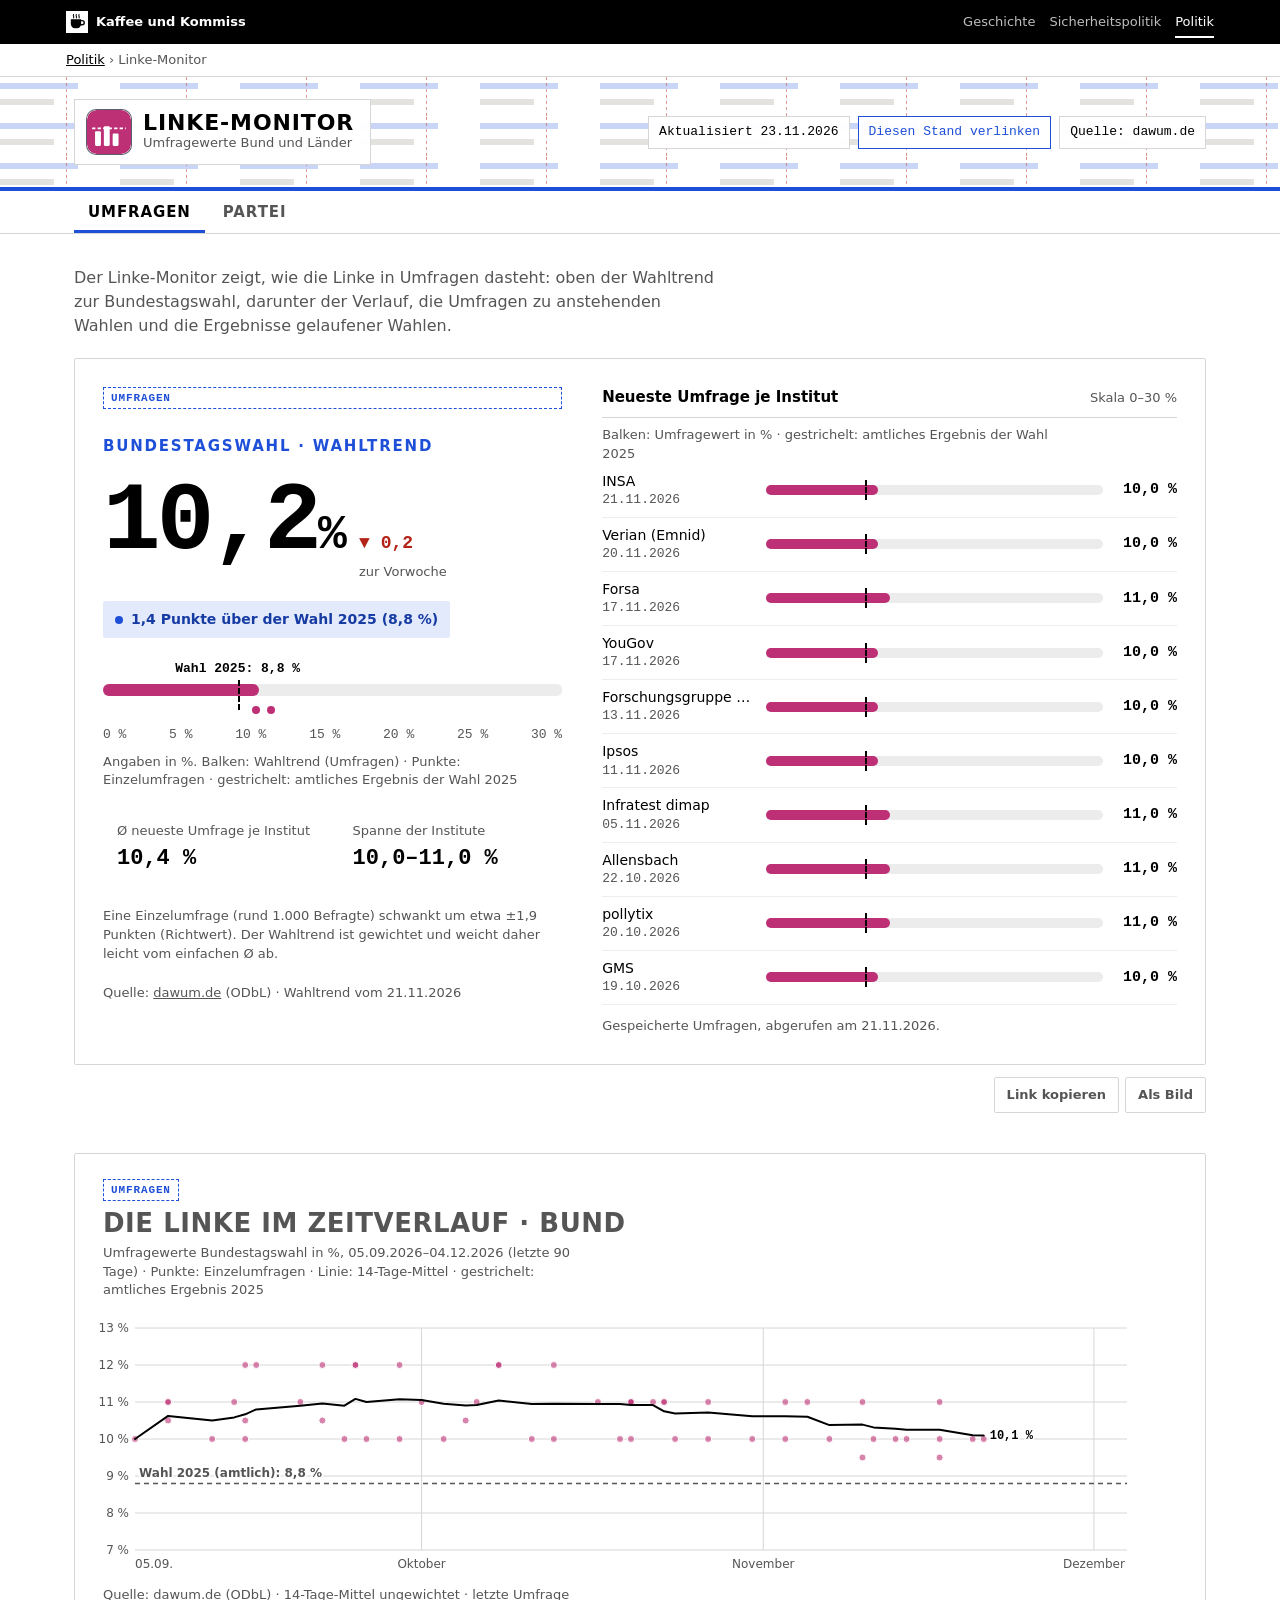
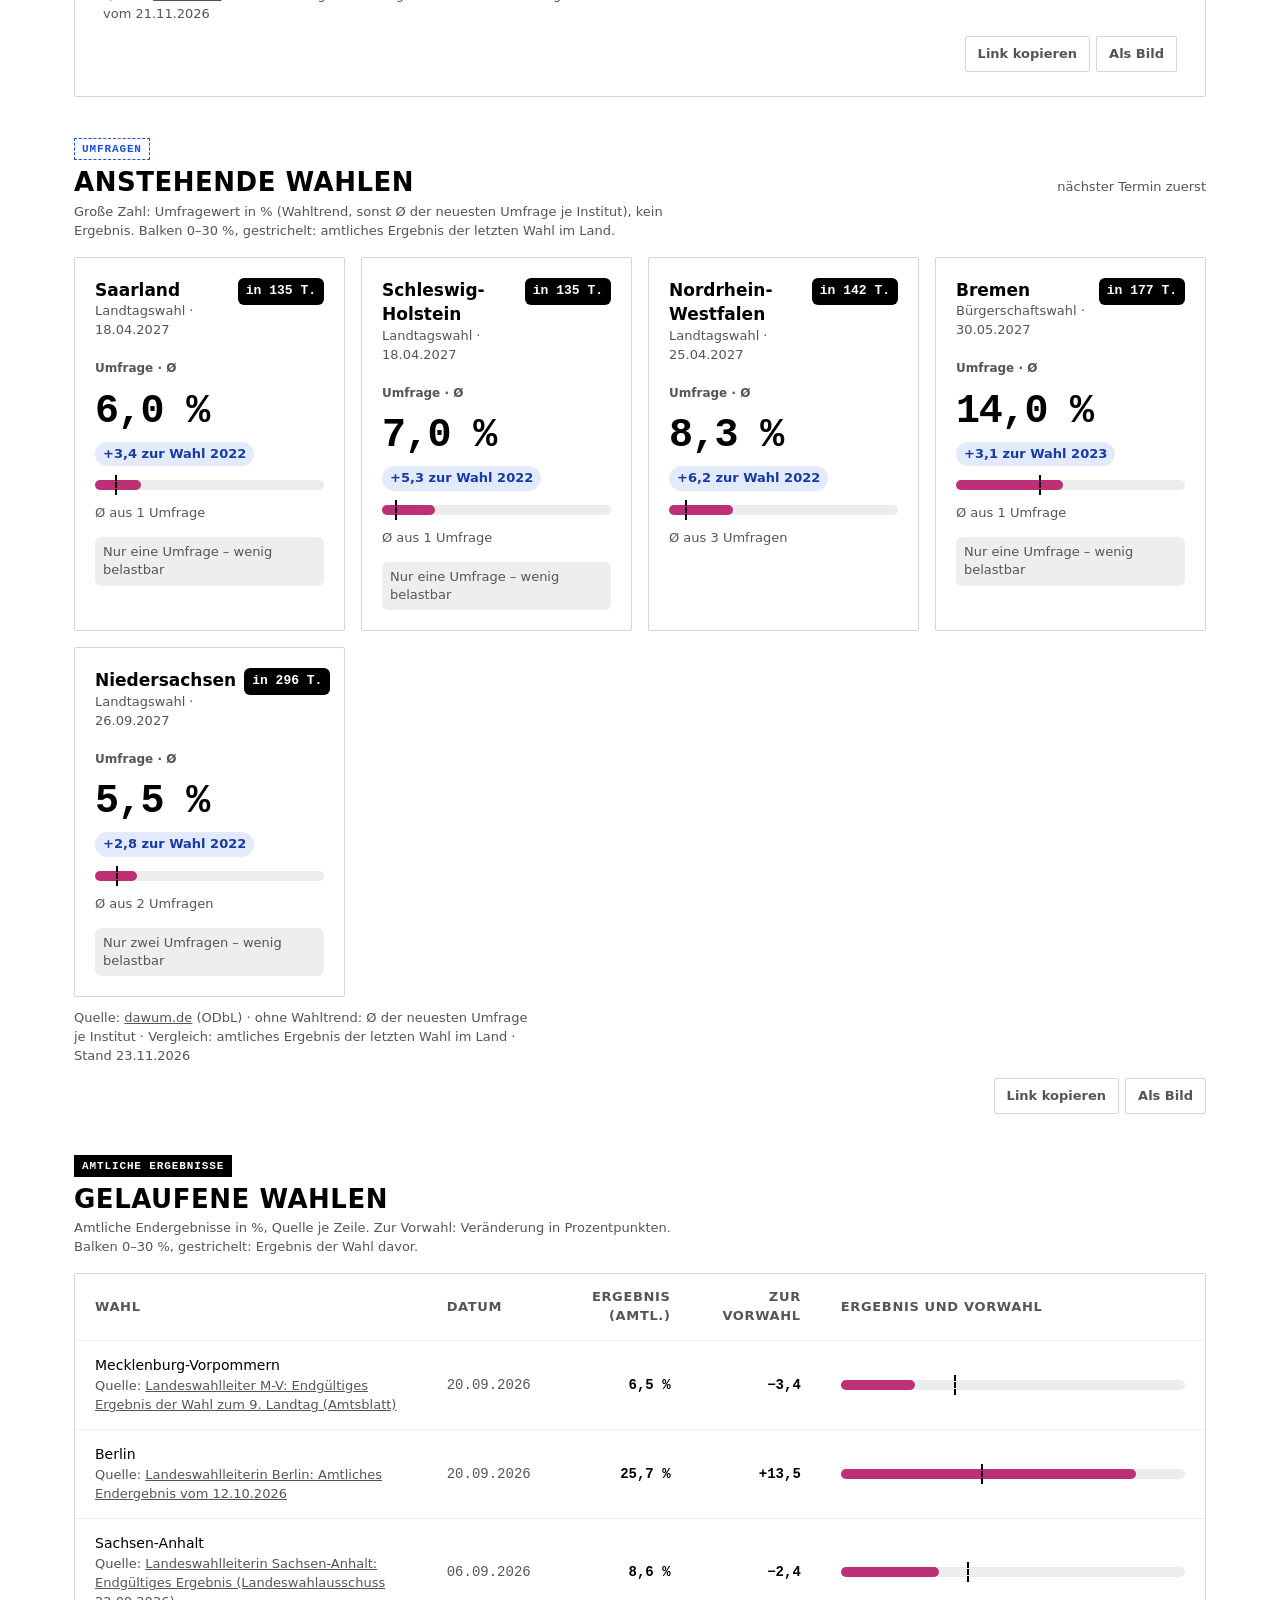
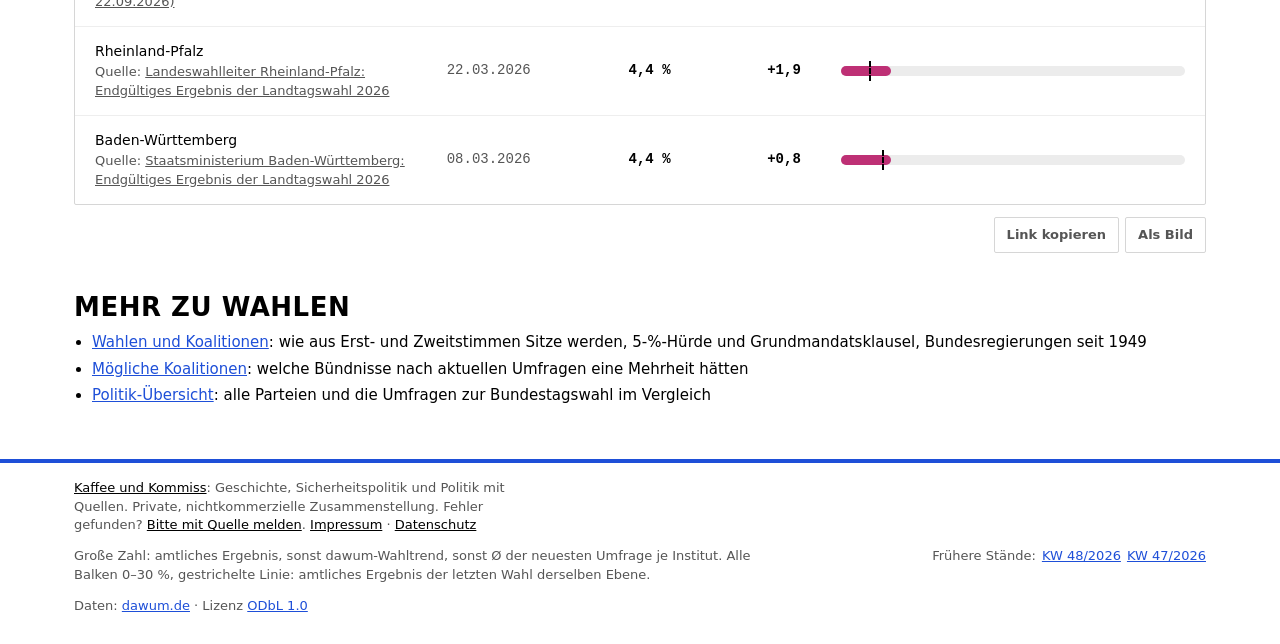
<file: index.html>
<!doctype html>
<html lang="de" class="kk-b-poli">
<head>
<meta charset="utf-8">
<meta name="viewport" content="width=device-width, initial-scale=1">
<title>Linke-Monitor · Umfragewerte</title>
<meta name="description" content="Aktuelle Umfragewerte der Linken: Bundestagswahl und Landtagswahlen, sortiert nach Wahltermin, im Vergleich zur letzten Wahl.">
<link rel="canonical" href="https://kaffeeundkommiss.github.io/linke-monitor/">
<!-- Vorschaukarten für Social Media und Blogs. Bilder erzeugt og/make-og.py (Routine, wöchentlich). -->
<meta property="og:type" content="website">
<meta property="og:site_name" content="Linke-Monitor">
<meta property="og:locale" content="de_DE">
<meta property="og:title" content="Linke-Monitor · Umfragewerte">
<meta property="og:description" content="Aktuelle Umfragewerte der Linken: Bundestagswahl und Landtagswahlen, sortiert nach Wahltermin, im Vergleich zur letzten Wahl.">
<meta property="og:url" content="https://kaffeeundkommiss.github.io/linke-monitor/">
<meta property="og:image" content="https://kaffeeundkommiss.github.io/linke-monitor/og/umfragen.png">
<meta property="og:image:width" content="1200">
<meta property="og:image:height" content="630">
<meta property="og:image:alt" content="Linke-Wahltrend im Bund im Vergleich zur Bundestagswahl 2025 und 14-Tage-Mittel der letzten 90 Tage">
<meta name="twitter:card" content="summary_large_image">
<meta name="twitter:title" content="Linke-Monitor · Umfragewerte">
<meta name="twitter:description" content="Aktuelle Umfragewerte der Linken: Bundestagswahl und Landtagswahlen, sortiert nach Wahltermin, im Vergleich zur letzten Wahl.">
<meta name="twitter:image" content="https://kaffeeundkommiss.github.io/linke-monitor/og/umfragen.png">
<link rel="icon" href="icons/favicon.ico" sizes="32x32">
<link rel="icon" href="icons/favicon.svg" type="image/svg+xml">
<link rel="apple-touch-icon" sizes="180x180" href="icons/apple-touch-icon.png">
<link rel="apple-touch-icon-precomposed" sizes="180x180" href="icons/apple-touch-icon.png">
<link rel="manifest" href="manifest.webmanifest">
<meta name="theme-color" content="#000000">
<meta name="apple-mobile-web-app-title" content="Linke-Monitor">
<meta name="apple-mobile-web-app-capable" content="yes">
<link rel="stylesheet" href="https://kaffeeundkommiss.github.io/schriften/schriften.css">
<link rel="stylesheet" href="basis.css">
<style>
  :root{
    --bg:#F5F6F2; --paper:#FFFFFF; --ink:#171A21; --mute:#5E6470; --line:#E3E5DE;
    --rail:#EEF0EA; --hair:#F0F1EC;
    --ueber:#1E4FD8; --partei:#BE3075; --vorwahl:#000000;
    --ok-bg:#E3EAFB; --ok-fg:#163BA3;
    --bad-bg:#FDECEA; --bad-fg:#8A1C12; --bad-dot:#B42318;
    --keine-bg:#EEF0EA; --keine-fg:#4A505B;
    --hinweis-bg:#FBF3CF; --hinweis-fg:#7A4A00;
    --body:"IBM Plex Sans",system-ui,sans-serif;
    --mono:"IBM Plex Mono",ui-monospace,monospace;
    --max:1180px; --r:14px;
  }
  *{box-sizing:border-box}
  html{-webkit-text-size-adjust:100%}
  body{margin:0;background:var(--bg);color:var(--ink);font-family:var(--body);font-size:15px;line-height:1.45}
  a{color:var(--ueber)} a:hover{color:#163BA3}
  .wrap{max-width:var(--max);margin:0 auto;padding:0 24px}
  h2{margin:0;font-size:22px;font-weight:700;letter-spacing:-.01em}
  .mono{font-family:var(--mono)}

  /* ---------- Kopf ---------- */
  header.top{background:var(--ink);color:#F5F6F2}
  header.top .wrap{display:flex;flex-wrap:wrap;align-items:center;justify-content:space-between;gap:16px;padding-top:18px;padding-bottom:18px}
  .marke{display:flex;align-items:center;gap:14px}
  .marke img{width:40px;height:40px;display:block;border-radius:9px;box-shadow:0 0 0 1px #5A606B}
  .marke .name{font-weight:700;font-size:20px;letter-spacing:-.01em}
  .marke .unter{font-size:13px;color:#B9BDC6}
  .badges{display:flex;flex-wrap:wrap;gap:8px;font-family:var(--mono);font-size:13px}
  .badges span{padding:6px 10px;border:1px solid #3A3F4B;border-radius:6px;white-space:nowrap}
  .badge-knopf{font:inherit;padding:6px 10px;border:1px solid #FFFFFF;border-radius:6px;background:transparent;color:#FFFFFF;cursor:pointer;white-space:nowrap}
  .badge-knopf:hover{background:#FFFFFF;color:#171A21}
  .momentaufnahme{margin-bottom:20px;padding:12px 16px;border-radius:10px;background:var(--hinweis-bg);color:var(--hinweis-fg);font-size:14px}
  .momentaufnahme a{color:inherit;font-weight:600}
  .quelle{margin:12px 0 0;font-size:13px;color:var(--mute)}
  .mehr-liste{margin:10px 0 0;padding-left:1.2em;font-size:15px;line-height:1.5}
  .mehr-liste li{margin:4px 0}
  .quelle a{color:var(--mute)}
  .abruf{margin:12px 0 0;font-size:13px;color:var(--mute)}
  .abruf a{color:var(--mute)}
  .unschaerfe{margin:0;font-size:13px;line-height:1.45;color:var(--mute)}
  td.wahl .beleg{display:block;font-size:13px;font-weight:400;color:var(--mute);margin-top:2px}
  td.wahl .beleg a{color:var(--mute)}
  footer .archiv a{margin-left:6px}
  nav.seiten{background:var(--ink);border-top:1px solid #2A2E38}
  nav.seiten .wrap{display:flex;gap:4px}
  nav.seiten a{color:#B9BDC6;text-decoration:none;font-weight:600;font-size:14px;padding:12px 14px;border-bottom:3px solid transparent}
  nav.seiten a:hover{color:#F5F6F2}
  nav.seiten a[aria-current="page"]{color:#F5F6F2;border-bottom-color:#F5F6F2}
  nav.seiten a:focus-visible{outline:2px solid #F5F6F2;outline-offset:-2px}

  main{max-width:var(--max);margin:0 auto;padding:32px 24px 8px;display:flex;flex-direction:column;gap:40px}
  .kopfzeile{display:flex;justify-content:space-between;align-items:baseline;flex-wrap:wrap;gap:8px}
  .kopfzeile .hint{font-size:13px;color:var(--mute)}
  .karte{background:var(--paper);border:1px solid var(--line);border-radius:var(--r)}

  /* ---------- Balken ---------- */
  .bar{position:relative;height:10px;background:var(--rail);border-radius:5px}
  .bar .fill{position:absolute;left:0;top:0;height:100%;width:var(--w);background:var(--c);border-radius:5px}
  /* Marke: Ergebnis der letzten Wahl derselben Ebene (Position je Balken) */
  .bar .mark{position:absolute;left:var(--m);top:-5px;bottom:-5px;border-left:2px dashed var(--vorwahl)}

  /* ---------- Bund-Hero ---------- */
  .hero{padding:28px;display:flex;flex-wrap:wrap;gap:40px}
  .hero .zahlen{flex:1 1 340px;display:flex;flex-direction:column;gap:20px;min-width:0}
  .hero .liste{flex:1.3 1 420px;min-width:0;display:flex;flex-direction:column;gap:4px}
  .ueberschrift{margin:0;font-size:15px;font-weight:600;text-transform:uppercase;letter-spacing:.06em;color:var(--mute)}
  .leitzahl{display:flex;align-items:baseline;gap:16px;flex-wrap:wrap}
  .leitzahl .num{font-family:var(--mono);font-weight:600;font-size:96px;line-height:1;letter-spacing:-.04em}
  .leitzahl .num .pz{font-size:48px}
  .leitzahl .delta{display:flex;flex-direction:column;gap:6px}
  .leitzahl .delta .wert{font-family:var(--mono);font-size:18px;font-weight:600}
  .leitzahl .delta .wert.ab{color:var(--bad-dot)} .leitzahl .delta .wert.auf{color:var(--ok-fg)}
  .leitzahl .delta .lbl{font-size:13px;color:var(--mute)}
  .chip{display:inline-flex;align-self:flex-start;align-items:center;gap:8px;padding:8px 12px;border-radius:8px;font-weight:600;font-size:14px}
  .chip .dot{width:8px;height:8px;border-radius:50%}
  .chip.unter{background:var(--bad-bg);color:var(--bad-fg)} .chip.unter .dot{background:var(--bad-dot)}
  .chip.ueber,.chip.auf{background:var(--ok-bg);color:var(--ok-fg)} .chip.ueber .dot,.chip.auf .dot{background:var(--ueber)}
  .chip.ohne{background:var(--keine-bg);color:var(--keine-fg)} .chip.ohne .dot{background:var(--keine-fg)}
  .chip.keine{background:var(--keine-bg);color:var(--keine-fg)} .chip.keine .dot{background:var(--keine-fg)}

  .skala{display:flex;flex-direction:column;gap:8px}
  .skala .feld{position:relative;height:60px}
  .skala .bar{position:absolute;left:0;right:0;top:26px;height:12px}
  .skala .bar .fill{border-radius:6px}
  .skala .bar .mark{top:-4px;bottom:-14px}
  /* marklbl und punkt liegen im .bar, ihre top-Werte zählen also ab dessen Oberkante:
     die Marke 20 px darüber, die Punkte 22 px darunter – so bleibt beides im .feld
     und läuft weder in den Balken noch in die Achsenbeschriftung. */
  .skala .marklbl{position:absolute;left:var(--m);top:-24px;transform:translateX(-50%);font-family:var(--mono);font-size:13px;font-weight:600;color:var(--vorwahl);white-space:nowrap}
  .skala .punkt{position:absolute;top:22px;width:8px;height:8px;border-radius:50%;background:var(--partei);transform:translateX(-50%);box-shadow:0 0 0 2px var(--paper)}
  .skala .achse{display:flex;justify-content:space-between;font-family:var(--mono);font-size:13px;color:var(--mute)}
  .skala .legende{font-size:13px;color:var(--mute)}

  .kennzahlen{margin:0;display:grid;grid-template-columns:repeat(2,minmax(0,1fr));gap:12px}
  .kennzahlen>div{background:var(--bg);border-radius:10px;padding:12px 14px}
  .kennzahlen dt{font-size:13px;color:var(--mute)}
  .kennzahlen dd{margin:2px 0 0;font-family:var(--mono);font-size:22px;font-weight:600}

  .liste .lkopf{display:flex;justify-content:space-between;align-items:baseline;padding-bottom:8px;border-bottom:1px solid var(--line)}
  .liste .lkopf h3{margin:0;font-size:15px;font-weight:600}
  .liste .lkopf .skl{font-size:13px;color:var(--mute)}
  .liste .llegende{margin:8px 0 0;font-size:13px;color:var(--mute)}
  .abschnitt-legende{margin:6px 0 0;font-size:13px;color:var(--mute);max-width:46em}
  .kachel .wart{font-size:12px;font-weight:600;color:var(--mute);margin-top:6px}
  .inst-zeile{display:grid;grid-template-columns:150px 1fr 60px;align-items:center;gap:14px;padding:7px 0;border-bottom:1px solid var(--hair)}
  .inst-zeile .nam{font-weight:500;font-size:14px;white-space:nowrap;overflow:hidden;text-overflow:ellipsis}
  .inst-zeile .dat{font-family:var(--mono);font-size:13px;color:var(--mute)}
  .inst-zeile .val{font-family:var(--mono);font-weight:600;text-align:right}
  details.insts>summary{display:none}

  /* ---------- Zeitverlauf ---------- */
  /* Farben der Seite, nicht eigene: Punkte wie im Hero (--partei), die letzte Wahl wie
     überall gestrichelt (--vorwahl), die Mittelwertlinie in --ink. */
  .verlauf{padding:24px 28px}
  .verlauf h2{font-size:15px;font-weight:600;text-transform:uppercase;letter-spacing:.06em;color:var(--mute)}
  .verlauf .sub{margin:6px 0 14px;font-size:13px;color:var(--mute)}
  .fv-chart{position:relative;min-height:260px;
    --fv-linie:var(--ink); --fv-punkt:var(--partei); --fv-vorwahl:var(--mute);
    --fv-gitter:var(--line); --fv-mute:var(--mute)}
  .fv-chart svg{display:block;width:100%;height:auto;overflow:visible}
  /* Endwert und Beschriftung der letzten Wahl liegen zwangsläufig über Punkten – ein Rand in
     Papierfarbe stellt sie frei, statt sie dort hineinzuzeichnen. */
  .fv-chart .fv-frei{paint-order:stroke fill;stroke:var(--paper);stroke-width:3.5px;stroke-linejoin:round}
  .fv-leer{min-height:0;font-size:14px;color:var(--mute);padding:8px 0}
  .fv-quelle{margin:12px 0 0;font-size:13px;color:var(--mute)}
  .fv-quelle a{color:var(--mute)}
  .fv-tip{position:absolute;pointer-events:none;display:none;z-index:2;
    background:var(--paper);border:1px solid var(--line);border-radius:8px;
    padding:8px 10px;font-size:13px;line-height:1.45;white-space:nowrap;
    box-shadow:0 4px 14px rgba(23,26,33,.16)}
  .fv-tip .fv-d{font-family:var(--mono);color:var(--mute);margin-bottom:2px}
  .fv-tip .fv-m{font-weight:600}

  /* ---------- Anstehende Wahlen ---------- */
  .kacheln{display:grid;grid-template-columns:repeat(auto-fill,minmax(250px,1fr));gap:16px}
  .kachel{padding:20px;display:flex;flex-direction:column;gap:14px}
  .kachel .kkopf{display:flex;justify-content:space-between;align-items:flex-start;gap:8px}
  .kachel h3{margin:0;font-size:17px;font-weight:600}
  .kachel .wann{font-size:13px;color:var(--mute)}
  .kachel .tage{font-family:var(--mono);font-size:13px;font-weight:600;padding:4px 8px;border-radius:6px;background:var(--ink);color:#FFFFFF;white-space:nowrap}
  .kachel .wert{display:flex;align-items:baseline;gap:10px;flex-wrap:wrap}
  .kachel .wert .num{font-family:var(--mono);font-size:40px;font-weight:600;letter-spacing:-.03em;line-height:1}
  .kachel .pill{font-size:13px;font-weight:600;padding:3px 8px;border-radius:999px}
  .pill.unter{background:var(--bad-bg);color:var(--bad-fg)}
  .pill.ueber,.pill.auf{background:var(--ok-bg);color:var(--ok-fg)}
  .pill.keine,.pill.ohne{background:var(--keine-bg);color:var(--keine-fg)}
  .kachel .basis{font-size:13px;color:var(--mute)}
  .notiz{font-size:13px;line-height:1.4;color:var(--keine-fg);background:var(--keine-bg);border-radius:6px;padding:6px 8px}
  .hinweis{font-size:13px;color:var(--hinweis-fg);background:var(--hinweis-bg);border-radius:6px;padding:6px 8px}
  .kachel.leer{gap:10px}
  .kachel.leer .wert .num{font-size:28px;color:var(--mute)}

  /* ---------- Gelaufene Wahlen ---------- */
  .tabelle{overflow-x:auto}
  table{width:100%;border-collapse:collapse;font-size:14px;min-width:560px}
  thead tr{text-align:left;color:var(--mute);font-size:13px;text-transform:uppercase;letter-spacing:.05em}
  th{padding:14px 20px;font-weight:600}
  td{padding:14px 20px}
  tbody tr{border-top:1px solid var(--hair)}
  td.wahl{font-weight:500}
  td.mono{font-family:var(--mono);color:var(--mute)}
  td.erg{font-family:var(--mono);font-weight:600;text-align:right}
  td.trend{font-family:var(--mono);color:var(--mute);text-align:right}
  td.vgl{font-family:var(--mono);font-weight:600;text-align:right;white-space:nowrap}
  td.erg .vgl-kurz{display:none}
  th.abstand,td.abstand{width:34%}

  footer{margin-top:40px}
  footer .wrap{border-top:1px solid var(--line);padding:20px 0 48px;display:flex;flex-wrap:wrap;justify-content:space-between;gap:12px;font-size:13px;color:var(--mute)}
  footer .erklaer{max-width:720px}

  .fehler{padding:20px;font-size:14px;color:var(--bad-fg);background:var(--bad-bg);border-radius:var(--r)}

  /* ---------- Mobil ---------- */
  @media(max-width:599px){
    .wrap,main{padding-left:16px;padding-right:16px}
    main{gap:28px;padding-top:20px}
    .hero{padding:20px;gap:20px;flex-direction:column}
    .hero .zahlen,.hero .liste{flex:1 1 auto}
    .leitzahl .num{font-size:72px}
    .leitzahl .num .pz{font-size:36px}
    h2{font-size:20px}
    details.insts>summary{display:flex;align-items:center;justify-content:center;min-height:44px;padding:0 14px;
      border:1px solid var(--line);background:var(--bg);border-radius:10px;font-size:14px;font-weight:600;cursor:pointer}
    details.insts>summary::-webkit-details-marker{display:none}
    .inst-zeile{grid-template-columns:1fr 52px;gap:4px 12px}
    .inst-zeile .bar{grid-column:1 / -1}
    /* Wahlen als schmale Zeilen statt Kacheln */
    .kacheln{grid-template-columns:1fr;gap:10px}
    .kachel{padding:14px 16px;display:grid;grid-template-columns:1fr auto;gap:8px 12px;align-items:center}
    .kachel .kkopf{display:contents}
    .kachel .tage{justify-self:end;align-self:start}
    .kachel .wert{grid-column:1 / -1}
    .kachel .wert .num{font-size:26px}
    .kachel .bar,.kachel .basis,.kachel .hinweis,.kachel .notiz{grid-column:1 / -1}
    .verlauf{padding:18px 16px}
    .fv-chart{min-height:220px}
    .kachel .basis{display:none}
    th,td{padding:12px 14px}
    /* Am Handy passt die Tabelle nur ohne Balkenspalte: der Wert steht ja daneben. */
    table{min-width:0}
    th.abstand,td.abstand{display:none}
    td.mono{white-space:nowrap}
    td.erg{white-space:nowrap}
    /* Die Veränderung zur Vorwahl steht am Handy unter dem Ergebnis statt in eigener Spalte. */
    th.vgl,td.vgl{display:none}
    #gelaufen-tabelle th,#gelaufen-tabelle td{padding:12px 10px}
    td.erg .vgl-kurz{display:block;font-size:12px;font-weight:500;color:var(--mute)}
  }
.einstieg{margin:0 0 -20px;max-width:40em;color:var(--mute);font-size:16px;line-height:1.5}
</style>
<link rel="stylesheet" href="bereich.css?v=3">
</head>
<body>
<div class="kk-leiste"><div class="kk-in">
  <a class="kk-haus" href="https://kaffeeundkommiss.github.io/"><img src="kk-tasse.svg" alt="" width="22" height="22"><span>Kaffee und Kommiss</span></a>
  <nav class="kk-bereiche" aria-label="Bereiche"><a href="https://kaffeeundkommiss.github.io/geschichte/">Geschichte</a><a href="https://kaffeeundkommiss.github.io/sicherheitspolitik/"><span class="kk-lang">Sicherheitspolitik</span><span class="kk-kurz">Sicherheit</span></a><a href="https://kaffeeundkommiss.github.io/politik/" aria-current="true">Politik</a></nav>
</div></div>

<nav class="kk-pfad" aria-label="Pfad"><div class="kk-in"><a href="https://kaffeeundkommiss.github.io/politik/">Politik</a> › <span aria-current="page">Linke-Monitor</span></div></nav>
<header class="top">
  <div class="wrap">
    <div class="marke">
      <img src="icons/icon.svg" width="40" height="40" alt="">
      <div>
        <h1 class="name">Linke-Monitor</h1>
        <div class="unter">Umfragewerte Bund und Länder</div>
      </div>
    </div>
    <div class="badges">
      <span id="stand">Stand wird geladen …</span>
      <button type="button" class="badge-knopf" id="stand-link" hidden title="Link auf diesen Datenstand kopieren – zeigt auch später dieselben Zahlen">Diesen Stand verlinken</button>
      <span>Quelle: dawum.de</span>
    </div>
  </div>
</header>
<nav class="seiten" aria-label="Seiten">
  <div class="wrap">
    <a href="index.html" aria-current="page">Umfragen</a>
    <a href="partei.html">Partei</a>
  </div>
</nav>

<main>
  <div class="momentaufnahme" id="momentaufnahme" hidden></div>

  <p class="einstieg">Der Linke-Monitor zeigt, wie die Linke in Umfragen dasteht: oben der Wahltrend zur Bundestagswahl, darunter der Verlauf, die Umfragen zu anstehenden Wahlen und die Ergebnisse gelaufener Wahlen.</p>

  <section id="bund-hero" aria-labelledby="bund-titel" data-teilen="Bundestagswahl"></section>

  <section id="bund-verlauf" class="karte verlauf" aria-labelledby="verlauf-titel" data-teilen="Zeitverlauf Bund" hidden>
    <span class="art umfrage">Umfragen</span>
    <h2 id="verlauf-titel">Die Linke im Zeitverlauf · Bund</h2>
    <p class="sub" id="verlauf-sub">Punkte: Einzelumfragen · Linie: 14-Tage-Mittel</p>
    <div id="verlauf-chart" class="fv-chart"></div>
    <p class="fv-quelle" id="verlauf-quelle">Quelle: <a href="https://dawum.de/Bundestag/" rel="noopener">dawum.de</a> (ODbL) · 14-Tage-Mittel ungewichtet</p>
  </section>

  <section id="anstehend" aria-labelledby="anstehend-titel" data-teilen="Anstehende Wahlen">
    <span class="art umfrage">Umfragen</span>
    <div class="kopfzeile">
      <h2 id="anstehend-titel">Anstehende Wahlen</h2>
      <span class="hint">nächster Termin zuerst</span>
    </div>
    <p class="abschnitt-legende">Große Zahl: Umfragewert in % (Wahltrend, sonst Ø der neuesten Umfrage je Institut), kein Ergebnis. Balken 0–30 %, gestrichelt: amtliches Ergebnis der letzten Wahl im Land.</p>
    <div class="kacheln" id="anstehend-grid" style="margin-top:16px"></div>
    <p class="quelle">Quelle: <a href="https://dawum.de" rel="noopener">dawum.de</a> (ODbL) · ohne Wahltrend: Ø der neuesten Umfrage je Institut · Vergleich: amtliches Ergebnis der letzten Wahl im Land<span id="anstehend-stand"></span></p>
  </section>

  <section id="gelaufen" aria-labelledby="gelaufen-titel" data-teilen="Gelaufene Wahlen" data-quelle="amtliche Endergebnisse der Landeswahlleitungen" hidden>
    <span class="art amtlich">Amtliche Ergebnisse</span>
    <div class="kopfzeile"><h2 id="gelaufen-titel">Gelaufene Wahlen</h2></div>
    <p class="abschnitt-legende">Amtliche Endergebnisse in %, Quelle je Zeile. Zur Vorwahl: Veränderung in Prozentpunkten. Balken 0–30 %, gestrichelt: Ergebnis der Wahl davor.</p>
    <div class="karte tabelle" id="gelaufen-tabelle" style="margin-top:16px"></div>
  </section>
  <section id="mehr-wahlen" aria-labelledby="mehr-wahlen-titel">
    <h2 id="mehr-wahlen-titel">Mehr zu Wahlen</h2>
    <ul class="mehr-liste">
      <li><a href="https://kaffeeundkommiss.github.io/politik/wahlen/">Wahlen und Koalitionen</a>: wie aus Erst- und Zweitstimmen Sitze werden, 5-%-Hürde und Grundmandatsklausel, Bundesregierungen seit 1949</li>
      <li><a href="https://kaffeeundkommiss.github.io/politik/koalitionen/">Mögliche Koalitionen</a>: welche Bündnisse nach aktuellen Umfragen eine Mehrheit hätten</li>
      <li><a href="https://kaffeeundkommiss.github.io/politik/">Politik-Übersicht</a>: alle Parteien und die Umfragen zur Bundestagswahl im Vergleich</li>
    </ul>
  </section>
</main>

<footer>
  <div class="wrap">
    <p class="kk-satz"><a href="https://kaffeeundkommiss.github.io/">Kaffee und Kommiss</a>: Geschichte, Sicherheitspolitik und Politik mit Quellen. Private, nichtkommerzielle Zusammenstellung. Fehler gefunden? <a href="https://kaffeeundkommiss.github.io/kontakt/">Bitte mit Quelle melden</a>. <a href="https://kaffeeundkommiss.github.io/kontakt/#impressum">Impressum</a> · <a href="https://kaffeeundkommiss.github.io/kontakt/#datenschutz">Datenschutz</a></p>
    <span class="erklaer">
      Große Zahl: amtliches Ergebnis, sonst dawum-Wahltrend, sonst Ø der neuesten Umfrage je Institut.
      Alle Balken 0–30 %, gestrichelte Linie: amtliches Ergebnis der letzten Wahl derselben Ebene.
    </span>
    <span class="archiv" id="archiv" hidden></span>
    <span>
      Daten: <a href="https://dawum.de" rel="noopener">dawum.de</a> ·
      Lizenz <a href="https://opendatacommons.org/licenses/odbl/1-0/" rel="noopener">ODbL 1.0</a>
    </span>
  </div>
</footer>

<!-- ?v= bei jeder Änderung an monitor-utils.js hochzählen: sonst kann ein Browser
     die alte Fassung aus dem Cache zur neuen Seite laden (siehe Notbremse unten). -->
<script src="monitor-utils.js?v=4"></script>
<script src="teilen.js?v=2"></script>
<script>
(async function(){
  // Die Seite besteht aus einer HTML- und einer JS-Datei, die zusammengehören. Liefert ein
  // Cache die alte monitor-utils.js zur neuen index.html, fehlen Funktionen und es käme
  // eine komplett leere Seite heraus. Deshalb: prüfen, einmal frisch nachladen, und wenn
  // auch das nicht hilft, den Fehler zeigen statt nichts.
  const BENOETIGT = ['fmt','dfmt','esc','extractPartei','filterByAge','filterTrend','rowsNachWahl',
                     'gruppiereEbenen','tageBis','vergleichText','wahlAbgeschlossen',
                     'verlaufPunkte','gleitendesMittel','mergeVerlauf','isoWoche','unschaerfe'];
  const fehlende = () => BENOETIGT.filter((n) => typeof (window.MonitorUtils || {})[n] !== 'function');

  function zeigeFehler(text){
    const el = document.getElementById('bund-hero');
    if(el) el.innerHTML = '<div class="fehler"><strong>Die Seite konnte nicht geladen werden.</strong><br>'
      + text + '</div>';
  }

  if(fehlende().length){
    console.warn('monitor-utils.js unvollständig (vermutlich aus dem Cache), lade neu:', fehlende());
    await new Promise((fertig) => {
      const s = document.createElement('script');
      s.src = 'monitor-utils.js?frisch=' + Date.now();
      s.onload = s.onerror = fertig;
      document.head.appendChild(s);
    });
  }
  if(fehlende().length){
    zeigeFehler('Eine veraltete Fassung von <code>monitor-utils.js</code> steckt im Cache. '
      + 'Bitte die Seite neu laden (am Handy: Browser-Cache leeren).');
    return;
  }

  // Momentaufnahme: ?stand=2026-KW45 zeigt den damals gespeicherten Stand aus archiv/,
  // ohne Live-Daten – damit ein Link in einem Blogpost auch später dieselben Zahlen zeigt.
  const SNAP = (/^\d{4}-KW\d{2}$/.exec(new URLSearchParams(location.search).get('stand') || '') || [null])[0];
  const DATA_URL = SNAP ? 'archiv/' + SNAP + '.json' : 'data.json?t=' + Date.now();
  const DAWUM_URL = 'https://api.dawum.de/newest_surveys.json';
  const MAX_PCT = 30;                      // Skala aller Balken, einheitlich (0–30 %)
  const {fmt, dfmt, esc, extractPartei, filterByAge, filterTrend, rowsNachWahl,
         gruppiereEbenen, tageBis, vergleichText, wahlAbgeschlossen,
         verlaufPunkte, gleitendesMittel, mergeVerlauf, isoWoche, unschaerfe} = MonitorUtils;

  const pz = (v) => fmt(v) + ' %';
  const breite = (v) => (v == null ? 0 : Math.min(Math.max(v, 0), MAX_PCT) / MAX_PCT * 100).toFixed(2) + '%';
  // Vergleichswert einer Ebene: amtliches Ergebnis der letzten Wahl ({wert, jahr}).
  const vw = (ebene) => (ebene && ebene.vorwahl && ebene.vorwahl.wert != null ? ebene.vorwahl : null);
  // Balken in Parteifarbe; die gestrichelte Marke steht beim Ergebnis der letzten Wahl.
  const balken = (v, ref, extra) => `<div class="bar" style="--m:${ref ? breite(ref.wert) : '0%'}">
      <div class="fill" style="--w:${breite(v)};--c:var(--partei)"></div>
      ${ref ? '<div class="mark"></div>' : ''}${extra || ''}</div>`;
  // "Landtagswahl Saarland" -> Land "Saarland", Typ "Landtagswahl"
  const teileName = (name) => {
    const t = String(name || '').split(' ');
    return t.length > 1 ? {typ: t[0], land: t.slice(1).join(' ')} : {typ: '', land: name || ''};
  };

  // ---------- Daten laden (unveränderte Logik) ----------
  let data = {ebenen: []};
  const banner = document.getElementById('momentaufnahme');
  const kwText = (kw) => kw.replace(/^(\d{4})-KW(\d{2})$/, 'KW $2/$1');
  try {
    const r = await fetch(DATA_URL, {cache: 'no-store'});
    if(!r.ok) throw new Error('HTTP ' + r.status);
    data = await r.json();
  } catch(e){
    console.warn('%s nicht ladbar', DATA_URL, e);
    if(!SNAP){
      document.getElementById('stand').textContent = 'Daten nicht geladen';
      zeigeFehler('Die Umfragedaten (<code>data.json</code>) waren nicht abrufbar. '
        + 'Bitte später erneut laden.');
      return;
    }
    if(SNAP){
      banner.hidden = false;
      document.getElementById('stand').textContent = 'Momentaufnahme fehlt';
      banner.innerHTML = 'Die Momentaufnahme ' + esc(kwText(SNAP)) + ' gibt es nicht. '
        + '<a href="' + esc(location.pathname) + '">Zur aktuellen Ansicht</a>';
      return;
    }
  }
  // Bezugstag aller Altersfilter und Countdowns: in einer Momentaufnahme der Tag, an dem
  // sie entstand, sonst heute.
  const NOW = SNAP && data.erstellt ? new Date(data.erstellt) : undefined;
  const KW = isoWoche(data.erstellt);
  document.getElementById('stand').textContent = SNAP
    ? 'Momentaufnahme ' + kwText(SNAP)
    : 'Aktualisiert ' + (data.erstellt ? dfmt(data.erstellt) : 'unbekannt');
  if(SNAP){
    banner.hidden = false;
    banner.innerHTML = 'Momentaufnahme ' + esc(kwText(SNAP)) + ', Datenstand ' + esc(dfmt(data.erstellt))
      + '. Gezeigt werden die damals gespeicherten Werte, ohne Live-Daten. '
      + '<a href="' + esc(location.pathname) + '">Zur aktuellen Ansicht</a>';
  } else if(KW){
    const knopf = document.getElementById('stand-link');
    knopf.hidden = false;
    knopf.addEventListener('click', async () => {
      const url = location.origin + location.pathname + '?stand=' + KW;
      try { await navigator.clipboard.writeText(url); knopf.textContent = 'Link kopiert'; }
      catch(e){ window.prompt('Link auf diesen Datenstand:', url); }
      setTimeout(() => { knopf.textContent = 'Diesen Stand verlinken'; }, 1800);
    });
  }
  // Frühere Stände im Fuß verlinken (archiv/index.json schreibt update.py).
  fetch('archiv/index.json', {cache: 'no-store'}).then((r) => r.ok ? r.json() : [])
    .then((liste) => {
      const el = document.getElementById('archiv');
      const kws = (liste || []).filter((k) => /^\d{4}-KW\d{2}$/.test(k)).sort().reverse().slice(0, 8);
      if(!el || !kws.length) return;
      el.hidden = false;
      el.innerHTML = 'Frühere Stände:' + kws.map((k) => '<a href="?stand=' + k + '">' + esc(kwText(k)) + '</a>').join('');
    }).catch(() => {});

  let db = null;
  if(!SNAP && (data.ebenen || []).some((e) => !wahlAbgeschlossen(e))){
    // Zeitbegrenzung (Startwert 6 s): Antwortet dawum nicht, zeigt die Seite die
    // gespeicherten Werte aus data.json, statt auf die API zu warten.
    const abbruch = new AbortController();
    const uhr = setTimeout(() => abbruch.abort(), 6000);
    try { db = await (await fetch(DAWUM_URL, {signal: abbruch.signal})).json(); }
    catch(e){ console.warn('dawum live nicht erreichbar, nutze data.json', e); }
    finally { clearTimeout(uhr); }
  } // sind alle Wahlen gelaufen, gibt es nichts abzufragen

  // Einzelumfragen je Ebene: live von dawum, sonst der gespeicherte Fallback.
  function umfragen(ebene){
    // Ist die Wahl gelaufen und amtlich, ersetzt das Ergebnis die Umfragen: dann hier
    // nichts mehr abfragen oder auswerten.
    if(wahlAbgeschlossen(ebene))
      return {rows: [], live: false, stand: (ebene.wahlergebnis || {}).datum, fertig: true};
    if(db){
      const rows = filterByAge(
        extractPartei(db, (t) => new RegExp(ebene.parlament_regex, 'i').test(t)),
        ebene.umfrage_max_alter_tage, NOW);
      return {rows, live: true, stand: db.Database && db.Database.Last_Update};
    }
    const fb = ebene.umfragen || {};
    return {rows: filterByAge(fb.rows || [], ebene.umfrage_max_alter_tage, NOW), live: false, stand: fb.stand};
  }

  // Leitzahl-Rangfolge: amtliches Ergebnis -> aktueller Wahltrend -> Ø der Umfragen.
  function leitzahl(ebene, rows){
    const erg = ebene.wahlergebnis && ebene.wahlergebnis.wert != null ? ebene.wahlergebnis : null;
    const mittel = erg ? rowsNachWahl(rows, erg.datum) : rows;
    const avg = mittel.length ? mittel.reduce((s, r) => s + r.wert, 0) / mittel.length : null;
    const trend = filterTrend(ebene.wahltrend, ebene.wahltrend_max_alter_tage, NOW);
    if(erg)   return {art: 'ergebnis', wert: erg.wert, erg, avg, anzahl: mittel.length};
    if(trend) return {art: 'trend', wert: trend.wert, trend, avg, anzahl: mittel.length};
    return {art: 'avg', wert: avg, avg, anzahl: mittel.length};
  }

  // Hinweis nur, wenn ein Wahltrend da ist, aber veraltet. Fehlt er ganz (in den Ländern
  // die Regel), sagt das die Basiszeile ("Ø aus n Umfragen") und der Satz unter den
  // Kacheln. Ein gelber Kasten in jeder Kachel sah nach Warnung aus und war nur Rauschen.
  function hinweis(ebene){
    const t = ebene.wahltrend;
    if(t && t.wert != null && !filterTrend(t, ebene.wahltrend_max_alter_tage, NOW))
      return 'Wahltrend vom ' + dfmt(t.stand) + ' – Aktualisierung prüfen';
    return '';
  }

  // Kennzeichen über jedem Diagramm: Umfrage oder amtliches Ergebnis (Gestaltung in bereich.css).
  const artMarke = (art) => art === 'amtlich'
    ? '<span class="art amtlich">Amtliches Ergebnis</span>' : '<span class="art umfrage">Umfragen</span>';

  const gruppen = gruppiereEbenen(data.ebenen || [], NOW);

  // ---------- Bund-Hero ----------
  const heroEl = document.getElementById('bund-hero');
  const bund = gruppen.bund[0];
  if(!bund){
    heroEl.innerHTML = '<div class="fehler">Keine Bundesdaten in data.json gefunden.</div>';
  } else {
    const {rows, live, stand} = umfragen(bund);
    const lz = leitzahl(bund, rows);
    const ref = vw(bund);
    const h = vergleichText(lz.wert, ref);
    const d = lz.art === 'trend' ? lz.trend.delta : null;
    const werte = rows.map((r) => r.wert);
    const spanne = werte.length ? fmt(Math.min(...werte)) + '–' + fmt(Math.max(...werte)) + ' %' : '–';
    const punkte = rows.map((r) =>
      `<span class="punkt" style="left:${breite(r.wert)}" title="${esc(r.institut)}: ${pz(r.wert)}"></span>`).join('');
    const hw = hinweis(bund);
    const moe = unschaerfe(lz.wert, 1000);
    const standHero = lz.art === 'trend' && lz.trend.stand ? 'Wahltrend vom ' + dfmt(lz.trend.stand)
      : stand ? 'Stand ' + dfmt(stand) : '';
    heroEl.dataset.quelle = 'dawum.de (ODbL)';
    heroEl.dataset.stand = standHero;

    heroEl.innerHTML = `<div class="karte hero">
      <div class="zahlen">
        ${artMarke(lz.art === 'ergebnis' ? 'amtlich' : 'umfrage')}
        <h2 class="ueberschrift" id="bund-titel">${esc(bund.name)} · ${
          lz.art === 'trend' ? 'Wahltrend' : lz.art === 'ergebnis' ? 'Amtliches Ergebnis' : 'Ø der Umfragen'}</h2>
        <div class="leitzahl">
          <div class="num">${lz.wert == null ? '–' : fmt(lz.wert) + '<span class="pz">%</span>'}</div>
          ${d != null ? `<div class="delta">
              <span class="wert ${d < 0 ? 'ab' : 'auf'}">${d < 0 ? '▼' : '▲'} ${fmt(Math.abs(d))}</span>
              <span class="lbl">zur Vorwoche</span></div>` : ''}
        </div>
        <div class="chip ${h.status}"><span class="dot"></span>${esc(h.lang)}</div>
        ${hw ? `<div class="hinweis">${esc(hw)}</div>` : ''}
        <div class="skala">
          <div class="feld">
            ${balken(lz.wert, ref, (ref ? '<div class="marklbl">Wahl ' + esc(ref.jahr) + ': ' + pz(ref.wert) + '</div>' : '') + punkte)}
          </div>
          <div class="achse"><span>0 %</span><span>5 %</span><span>10 %</span><span>15 %</span><span>20 %</span><span>25 %</span><span>30 %</span></div>
          <div class="legende">Angaben in %. Balken: ${lz.art === 'trend' ? 'Wahltrend (Umfragen)' : lz.art === 'ergebnis' ? 'amtliches Ergebnis' : 'Ø der Umfragen'} · Punkte: Einzelumfragen${ref ? ' · gestrichelt: amtliches Ergebnis der Wahl ' + esc(ref.jahr) : ''}</div>
        </div>
        <dl class="kennzahlen">
          <div><dt>Ø neueste Umfrage je Institut</dt><dd>${lz.avg == null ? '–' : pz(lz.avg)}</dd></div>
          <div><dt>Spanne der Institute</dt><dd>${spanne}</dd></div>
        </dl>
        ${moe != null ? `<p class="unschaerfe">Eine Einzelumfrage (rund 1.000 Befragte) schwankt um
          etwa ±${fmt(moe)} Punkten (Richtwert).${lz.art === 'trend'
          ? ' Der Wahltrend ist gewichtet und weicht daher leicht vom einfachen Ø ab.' : ''}</p>` : ''}
        <p class="quelle" style="margin:0">Quelle: <a href="https://dawum.de/${esc(bund.dawum_slug || '')}/" rel="noopener">dawum.de</a>
          (ODbL)${standHero ? ' · ' + esc(standHero) : ''}</p>
      </div>
      <div class="liste">
        <details class="insts" id="insts">
          <summary>Alle Institute anzeigen</summary>
          <div class="lkopf">
            <h3>Neueste Umfrage je Institut</h3><span class="skl">Skala 0–30 %</span>
          </div>
          <p class="llegende">Balken: Umfragewert in %${ref ? ' · gestrichelt: amtliches Ergebnis der Wahl ' + esc(ref.jahr) : ''}</p>
          ${rows.length ? rows.slice().sort((a, b) => (b.datum || '').localeCompare(a.datum || '')).map((r) =>
            `<div class="inst-zeile">
               <div><div class="nam">${esc(r.institut)}</div><div class="dat">${dfmt(r.datum)}</div></div>
               ${balken(r.wert, ref)}
               <div class="val">${pz(r.wert)}</div>
             </div>`).join('')
            : '<p class="basis">Keine Einzelumfragen gefunden.</p>'}
          <p class="abruf">${live
            ? 'Live von <a href="https://dawum.de/' + esc(bund.dawum_slug || '') + '/" rel="noopener">dawum.de</a>, Datenbank-Stand ' + dfmt(stand) + '.'
            : (stand ? 'Gespeicherte Umfragen, abgerufen am ' + dfmt(stand) + '.' : 'Live-Abruf nicht möglich und keine gespeicherten Daten.')}</p>
        </details>
      </div>
    </div>`;

    // Auf dem Desktop ist die Institutsliste offen, auf dem Handy hinter dem Button.
    const insts = document.getElementById('insts');
    const breit = window.matchMedia('(min-width:600px)');
    const anpassen = () => { insts.open = breit.matches; };
    anpassen();
    breit.addEventListener('change', anpassen);
  }

  // ---------- Zeitverlauf Bund ----------
  // Die Zeitreihe kommt aus data.json (die Routine holt sie wöchentlich aus der
  // vollständigen dawum-Datenbank). Die ohnehin schon geladenen neuesten Umfragen
  // werden dazugemischt, damit der rechte Rand zwischen zwei Läufen aktuell ist –
  // ohne einen zweiten, großen Abruf im Browser.
  (function zeitverlauf(){
    const sec = document.getElementById('bund-verlauf');
    const host = document.getElementById('verlauf-chart');
    if(!sec || !host || !bund) return;
    sec.hidden = false;

    const TAGE = (bund.verlauf_tage || 90), FENSTER = 14;
    const gespeichert = (bund.verlauf || {}).rows || [];
    const live = db ? extractPartei(db, (t) => new RegExp(bund.parlament_regex, 'i').test(t)) : [];
    const punkte = verlaufPunkte(mergeVerlauf(gespeichert, live), TAGE, NOW);

    if(punkte.length < 2){
      host.className = 'fv-leer';
      host.textContent = 'Zeitverlauf derzeit nicht verfügbar.';
      return;
    }
    const linie = gleitendesMittel(punkte, FENSTER);
    const sub = document.getElementById('verlauf-sub');
    // Zeitraum und Stand als Datum, nicht nur "letzte 90 Tage": ein Screenshot muss
    // auch Wochen später noch sagen, welches Fenster er zeigt.
    const refV = vw(bund);
    const bisT = NOW || new Date();
    const vonT = new Date(Date.UTC(bisT.getUTCFullYear(), bisT.getUTCMonth(), bisT.getUTCDate()) - TAGE * 864e5);
    const isoT = (t) => new Date(t).toISOString().slice(0, 10);
    if(sub) sub.textContent = `Umfragewerte Bundestagswahl in %, ${dfmt(isoT(vonT))}–${dfmt(isoT(bisT))} `
      + `(letzte ${TAGE} Tage) · Punkte: Einzelumfragen · Linie: ${FENSTER}-Tage-Mittel`
      + (refV ? ` · gestrichelt: amtliches Ergebnis ${refV.jahr}` : '');
    const vq = document.getElementById('verlauf-quelle');
    if(vq) vq.append(` · letzte Umfrage vom ${dfmt(isoT(punkte[punkte.length - 1].t))}`);

    const NS = 'http://www.w3.org/2000/svg';
    const el = (n, a, eltern) => { const e = document.createElementNS(NS, n);
      for(const k in a) e.setAttribute(k, a[k]); if(eltern) eltern.appendChild(e); return e; };
    const tip = document.createElement('div'); tip.className = 'fv-tip';
    // Kein eigener Formatierer: die Zeitstempel der Zeitreihe sind UTC-Mitternacht,
    // und dfmt() ist die eine Stelle, die ein reines Datum zeitzonenfest anzeigt.
    const dfmKurz = (t) => dfmt(new Date(t).toISOString().slice(0, 10));

    function zeichne(){
      host.replaceChildren();
      const schmal = host.clientWidth < 420;
      const W = Math.max(280, host.clientWidth), H = schmal ? 220 : 260;
      const ml = 32, mr = schmal ? 48 : 50, mt = 14, mb = 24;
      // Die y-Achse umfasst nur den Bereich der Werte plus Rand, das Ergebnis der letzten
      // Wahl immer eingeschlossen. Es ist ein Liniendiagramm, kein Balken: eine Achse,
      // die nicht bei 0 beginnt, verzerrt hier keine Flächen.
      const ref = vw(bund);
      const werte = punkte.map((p) => p.v).concat(ref ? [ref.wert] : []);
      const yMin = Math.max(0, Math.floor(Math.min(...werte)) - 1);
      const yMax = Math.max(yMin + 4, Math.ceil(Math.max(...werte)) + 1);
      // Die Achse spannt das ganze Fenster, nicht nur die vorhandenen Daten: sonst
      // schrumpft sie mit dünner Datenlage stillschweigend zusammen, der Zeitraum
      // stimmt nicht mehr mit der Beschriftung überein, und es bleibt womöglich nur
      // eine einzige Monatsgrenze zur Einordnung übrig.
      const jetzt = NOW || new Date();
      const x1 = Date.UTC(jetzt.getUTCFullYear(), jetzt.getUTCMonth(), jetzt.getUTCDate());
      const x0 = x1 - TAGE * 864e5;
      const X = (t) => ml + (t - x0) / (x1 - x0) * (W - ml - mr);
      const Y = (v) => H - mb - (v - yMin) / (yMax - yMin) * (H - mt - mb);
      const svg = el('svg', {viewBox: `0 0 ${W} ${H}`, role: 'img',
        'aria-label': `Umfragewerte der Linken Bund der letzten ${TAGE} Tage, aktuelles `
          + `${FENSTER}-Tage-Mittel ${fmt(linie[linie.length - 1].v)} Prozent`}, host);
      host.appendChild(tip);

      const schritt = yMax - yMin > 8 ? 2 : 1;
      for(let v = yMin; v <= yMax; v += schritt){
        el('line', {x1: ml, x2: W - mr, y1: Y(v), y2: Y(v), stroke: 'var(--fv-gitter)'}, svg);
        el('text', {x: ml - 6, y: Y(v), dy: '0.32em', 'text-anchor': 'end',
          'font-size': 12, fill: 'var(--fv-mute)'}, svg).textContent = v + ' %';
      }
      const monatsX = [];
      const m = new Date(x0); m.setUTCDate(1); m.setUTCMonth(m.getUTCMonth() + 1);
      for(; +m <= x1; m.setUTCMonth(m.getUTCMonth() + 1)){
        monatsX.push(X(+m));
        el('line', {x1: X(+m), x2: X(+m), y1: mt, y2: H - mb,
          stroke: 'var(--fv-gitter)'}, svg);
        el('text', {x: X(+m), y: H - 6, 'text-anchor': 'middle', 'font-size': 12,
          fill: 'var(--fv-mute)'}, svg).textContent =
          m.toLocaleDateString('de-DE', {month: 'long', timeZone: 'UTC'})
            .slice(0, schmal ? 3 : 20);
      }
      // Fensterränder benennen – aber nur, wenn genug Abstand zur nächsten
      // Monatsbeschriftung bleibt. Wie weit die erste Monatsgrenze vom Fensteranfang
      // entfernt liegt, hängt vom Kalender ab; ohne Prüfung überlagern sich die
      // beiden auf schmalen Schirmen zu Unlesbarem.
      const platz = schmal ? 38 : 62;
      const rand = (t, anker, txt) => el('text', {x: X(t), y: H - 6, 'text-anchor': anker,
        'font-size': 12, fill: 'var(--fv-mute)'}, svg).textContent = txt;
      if(!monatsX.length || monatsX[0] - X(x0) >= platz)
        rand(x0, 'start', new Date(x0).toLocaleDateString('de-DE',
          {day: '2-digit', month: '2-digit', timeZone: 'UTC'}));
      if(!monatsX.length || X(x1) - monatsX[monatsX.length - 1] >= platz)
        rand(x1, 'end', 'heute');

      if(ref) el('line', {x1: ml, x2: W - mr, y1: Y(ref.wert), y2: Y(ref.wert), stroke: 'var(--fv-vorwahl)',
        'stroke-width': 1.5, 'stroke-dasharray': '5 4'}, svg);

      // Mit hellem Rand: so bleiben übereinanderliegende Umfragen unterscheidbar.
      punkte.forEach((p) => el('circle', {cx: X(p.t), cy: Y(p.v), r: 3.5,
        fill: 'var(--fv-punkt)', 'fill-opacity': .6, stroke: 'var(--paper)', 'stroke-width': 1}, svg));
      el('path', {d: 'M' + linie.map((p) => `${X(p.t).toFixed(1)},${Y(p.v).toFixed(1)}`).join('L'),
        fill: 'none', stroke: 'var(--fv-linie)', 'stroke-width': 2,
        'stroke-linecap': 'round', 'stroke-linejoin': 'round'}, svg);

      // Beschriftung der letzten Wahl erst nach den Punkten zeichnen: so liegt ihr Hof
      // über den Umfragepunkten und die Angabe bleibt auch am Handy lesbar.
      if(ref) el('text', {x: ml + 4, y: Y(ref.wert) - 6, 'font-size': 12, 'font-weight': 600,
        class: 'fv-frei', fill: 'var(--fv-vorwahl)'}, svg).textContent = 'Wahl ' + ref.jahr + ' (amtlich): ' + fmt(ref.wert) + ' %';

      const letzte = linie[linie.length - 1];
      el('text', {x: Math.min(X(letzte.t) + 6, W - 4), y: Y(letzte.v), dy: '0.32em',
        'text-anchor': X(letzte.t) + 6 > W - mr + 4 ? 'end' : 'start',
        'font-size': 12, 'font-weight': 600, 'font-family': 'var(--mono)',
        class: 'fv-frei', fill: 'var(--fv-linie)'}, svg).textContent = fmt(letzte.v) + ' %';

      const lot = el('line', {y1: mt, y2: H - mb, stroke: 'var(--fv-mute)',
        'stroke-opacity': .5, visibility: 'hidden'}, svg);
      const kugel = el('circle', {r: 4.5, fill: 'var(--fv-linie)', visibility: 'hidden'}, svg);
      const flaeche = el('rect', {x: ml, y: 0, width: Math.max(1, W - ml - mr), height: H - mb,
        fill: 'transparent'}, svg);

      const zeigen = (ev) => {
        const r = svg.getBoundingClientRect(), s = W / r.width;
        const t = x0 + ((ev.clientX - r.left) * s - ml) / (W - ml - mr) * (x1 - x0);
        const p = linie.reduce((a, b) => Math.abs(b.t - t) < Math.abs(a.t - t) ? b : a);
        lot.setAttribute('x1', X(p.t)); lot.setAttribute('x2', X(p.t));
        lot.setAttribute('visibility', 'visible');
        kugel.setAttribute('cx', X(p.t)); kugel.setAttribute('cy', Y(p.v));
        kugel.setAttribute('visibility', 'visible');
        tip.replaceChildren();
        const zeile = (txt, cls) => { const z = document.createElement('div');
          if(cls) z.className = cls; z.textContent = txt; tip.appendChild(z); };
        zeile(dfmKurz(p.t), 'fv-d');
        zeile(`${FENSTER}-Tage-Mittel: ${fmt(p.v)} % (${p.n} Umfr.)`, 'fv-m');
        punkte.filter((q) => q.t === p.t).forEach((q) => zeile(`${q.institut}: ${fmt(q.v)} %`));
        tip.style.display = 'block';
        const px = X(p.t) / s, py = Y(p.v) / s, b = tip.offsetWidth, h = tip.offsetHeight;
        tip.style.left = Math.max(0, Math.min(r.width - b,
          px + 12 > r.width - b ? px - b - 12 : px + 12)) + 'px';
        // Oberhalb des Punktes, solange dort Platz ist – sonst darunter. Auf schmalen
        // Schirmen deckte der Kasten sonst die Hürdenlinie und die Achse zu.
        tip.style.top = (py - h - 10 >= 0 ? py - h - 10
          : Math.min(r.height - h, py + 14)) + 'px';
      };
      const weg = () => { tip.style.display = 'none';
        lot.setAttribute('visibility', 'hidden'); kugel.setAttribute('visibility', 'hidden'); };
      // Maus: folgen und beim Verlassen ausblenden. Touch: Antippen zeigt den Wert, und er
      // bleibt stehen – auf Touch feuert pointerleave direkt nach dem Loslassen, der
      // Kasten verschwand dadurch sofort wieder. Ausgeblendet wird bei Tipp daneben.
      flaeche.addEventListener('pointermove', zeigen);
      flaeche.addEventListener('pointerdown', zeigen);
      const wegMaus = (ev) => { if(ev.pointerType === 'mouse') weg(); };
      flaeche.addEventListener('pointerleave', wegMaus);
      svg.addEventListener('pointerleave', wegMaus);
      ausblenden = (ev) => { if(!svg.contains(ev.target)) weg(); };
    }

    // Tipp neben das Diagramm blendet aus. Einmal registriert und auf das jeweils aktuelle
    // Diagramm umgebogen: zeichne() läuft bei jeder Größenänderung neu.
    let ausblenden = null;
    document.addEventListener('pointerdown', (ev) => { if(ausblenden) ausblenden(ev); });
    zeichne();
    let t; window.addEventListener('resize', () => { clearTimeout(t); t = setTimeout(zeichne, 150); });
  })();

  // ---------- Anstehende Wahlen ----------
  const grid = document.getElementById('anstehend-grid');
  const anstehend = gruppen.anstehend.concat(gruppen.ohneTermin);
  grid.innerHTML = anstehend.map((e) => {
    const {rows} = umfragen(e);
    const lz = leitzahl(e, rows);
    const ref = vw(e);
    const h = vergleichText(lz.wert, ref);
    const {typ, land} = teileName(e.name);
    const tage = tageBis(e.wahltermin, NOW);
    const leer = !rows.length && lz.wert == null;
    // Erklärt data.json, warum es hier keine Werte gibt (z. B. die Partei wird in diesem
    // Land nicht separat ausgewiesen), dann sagt die Kachel das – statt "keine Daten"
    // zu zeigen, was nach einer Lücke oder einem Fehler aussieht.
    const datenhinweis = leer ? (e.datenhinweis || '') : '';
    // Der Wahltrend-Hinweis wäre daneben nur Rauschen: ohne ausgewiesene Werte kann
    // dawum gar keinen Trend bilden.
    const hw = datenhinweis ? '' : hinweis(e);
    // Ein Wert aus ein, zwei Umfragen sieht in der Kachel so fest aus wie ein Wahltrend.
    // Das muss an der Zahl stehen (auch am Handy, wo die Basiszeile ausgeblendet ist),
    // sonst geht es beim Teilen eines Screenshots verloren.
    const duenn = lz.art === 'avg' && rows.length > 0 && rows.length <= 2
      ? 'Nur ' + (rows.length === 1 ? 'eine Umfrage' : 'zwei Umfragen') + ' – wenig belastbar' : '';
    const basis = lz.art === 'trend'
      ? 'Wahltrend' + (lz.avg != null ? ' · Ø neueste Umfragen ' + pz(lz.avg) : '')
      : rows.length
        ? 'Ø aus ' + rows.length + (rows.length === 1 ? ' Umfrage' : ' Umfragen')
        : datenhinweis ? '' : 'Noch keine Umfragen bei dawum.';
    return `<article class="karte kachel${leer ? ' leer' : ''}" id="kachel-${esc(e.id)}">
      <div class="kkopf">
        <div>
          <h3>${esc(land)}</h3>
          <div class="wann">${esc(typ)}${e.wahltermin ? ' · ' + dfmt(e.wahltermin) : ''}</div>
        </div>
        ${tage != null ? `<span class="tage">in ${tage} T.</span>` : ''}
      </div>
      <div class="wart">${lz.art === 'ergebnis' ? 'Amtliches Ergebnis' : lz.art === 'trend' ? 'Umfrage · Wahltrend' : 'Umfrage · Ø'}</div>
      <div class="wert">
        <span class="num">${lz.wert == null ? '–' : pz(lz.wert)}</span>
        <span class="pill ${h.status}">${esc(datenhinweis ? 'nicht ausgewiesen' : h.kurz)}</span>
      </div>
      ${leer ? '' : balken(lz.wert, ref)}
      ${basis ? `<div class="basis">${basis}</div>` : ''}
      ${datenhinweis ? `<div class="notiz">${esc(datenhinweis)}</div>` : ''}
      ${duenn ? `<div class="notiz duenn">${esc(duenn)}</div>` : ''}
      ${hw ? `<div class="hinweis">${esc(hw)}</div>` : ''}
    </article>`;
  }).join('');

  // ---------- Gelaufene Wahlen ----------
  const gelaufen = gruppen.gelaufen;
  if(gelaufen.length){
    document.getElementById('gelaufen').hidden = false;
    // Die Trend-Spalte nur zeigen, wenn es überhaupt einen Wert gibt – sonst ist sie eine
    // Spalte voller Striche, die am Handy die Tabelle sprengt.
    const mitTrend = gelaufen.some((e) => (e.wahltrend || {}).wert != null);
    document.getElementById('gelaufen-tabelle').innerHTML = `<table>
      <thead><tr>
        <th>Wahl</th><th>Datum</th>
        <th style="text-align:right">Ergebnis (amtl.)</th>
        ${mitTrend ? '<th style="text-align:right">Letzter Wahltrend (Umfrage)</th>' : ''}
        <th class="vgl" style="text-align:right">Zur Vorwahl</th>
        <th class="abstand">Ergebnis und Vorwahl</th>
      </tr></thead>
      <tbody>${gelaufen.map((e) => {
        const lz = leitzahl(e, umfragen(e).rows);   // dieselbe Rangfolge wie oben
        const erg = e.wahlergebnis || {};
        const t = e.wahltrend || {};
        const q = erg.quelle || {};
        // Veränderung zum Ergebnis der Wahl davor, in Prozentpunkten.
        const vgl = vw(e) && lz.wert != null
          ? (lz.wert - vw(e).wert < 0 ? '−' : '+') + fmt(Math.abs(lz.wert - vw(e).wert)) : '';
        const beleg = q.url && /^https:\/\//.test(q.url)
          ? `<span class="beleg">Quelle: <a href="${esc(q.url)}" rel="noopener">${esc(q.name || 'amtliches Ergebnis')}</a></span>` : '';
        return `<tr id="zeile-${esc(e.id)}">
          <td class="wahl">${esc(teileName(e.name).land)}${beleg}</td>
          <td class="mono">${dfmt(e.wahltermin)}</td>
          <td class="erg">${lz.wert != null ? pz(lz.wert) + (lz.art !== 'ergebnis' ? ' (Umfrage)' : erg.vorlaeufig ? ' *' : '') : '–'}${vgl
            ? '<span class="vgl-kurz">' + vgl + ' zu ' + esc(vw(e).jahr) + '</span>' : ''}</td>
          ${mitTrend ? `<td class="trend">${t.wert != null ? pz(t.wert) : '–'}</td>` : ''}
          <td class="vgl" title="${vgl ? 'Wahl ' + esc(vw(e).jahr) + ': ' + pz(vw(e).wert) : ''}">${vgl || '–'}</td>
          <td class="abstand" title="${lz.avg != null ? 'Ø der Umfragen nach der Wahl: ' + pz(lz.avg) : ''}">${balken(lz.wert, vw(e))}</td>
        </tr>`;
      }).join('')}</tbody></table>
      ${gelaufen.some((e) => (e.wahlergebnis || {}).vorlaeufig)
        ? '<p class="basis" style="padding:0 20px 14px">* vorläufiges amtliches Ergebnis</p>' : ''}`;
  }

  const standSeite = SNAP ? 'Momentaufnahme ' + kwText(SNAP) : data.erstellt ? 'Stand ' + dfmt(data.erstellt) : '';
  const ast = document.getElementById('anstehend-stand');
  // Die Kacheln zeigen live abgerufene Umfragen, wenn dawum erreichbar war – dann gilt deren Stand.
  const liveStand = !SNAP && db && db.Database && db.Database.Last_Update;
  if(ast) ast.textContent = liveStand ? ' · Umfragen live, Datenbank-Stand ' + dfmt(liveStand)
    : standSeite ? ' · ' + standSeite : '';

  // Link- und Bild-Knöpfe erst jetzt: die Abschnitte sind gerendert, und ein #Anker
  // aus einem geteilten Link kann angesprungen werden.
  if(window.Teilen) Teilen.init({
    quelle: 'dawum.de (ODbL)',
    stand: SNAP ? 'Momentaufnahme ' + kwText(SNAP) : data.erstellt ? 'Stand ' + dfmt(data.erstellt) : '',
  });
})().catch((e) => {
  // Letzte Instanz: lieber eine erklärte Fehlermeldung als eine leere Seite.
  console.error('Linke-Monitor:', e);
  const el = document.getElementById('bund-hero');
  if(el){
    el.innerHTML = '<div class="fehler"><strong>Die Seite konnte nicht geladen werden.</strong><br></div>';
    const box = el.querySelector('.fehler');
    if(box){
      const detail = (e && e.message ? e.message : e);
      box.appendChild(document.createTextNode('Technischer Hinweis: ' + detail));
    }
  }
});
</script>
</body>
</html>
</file>
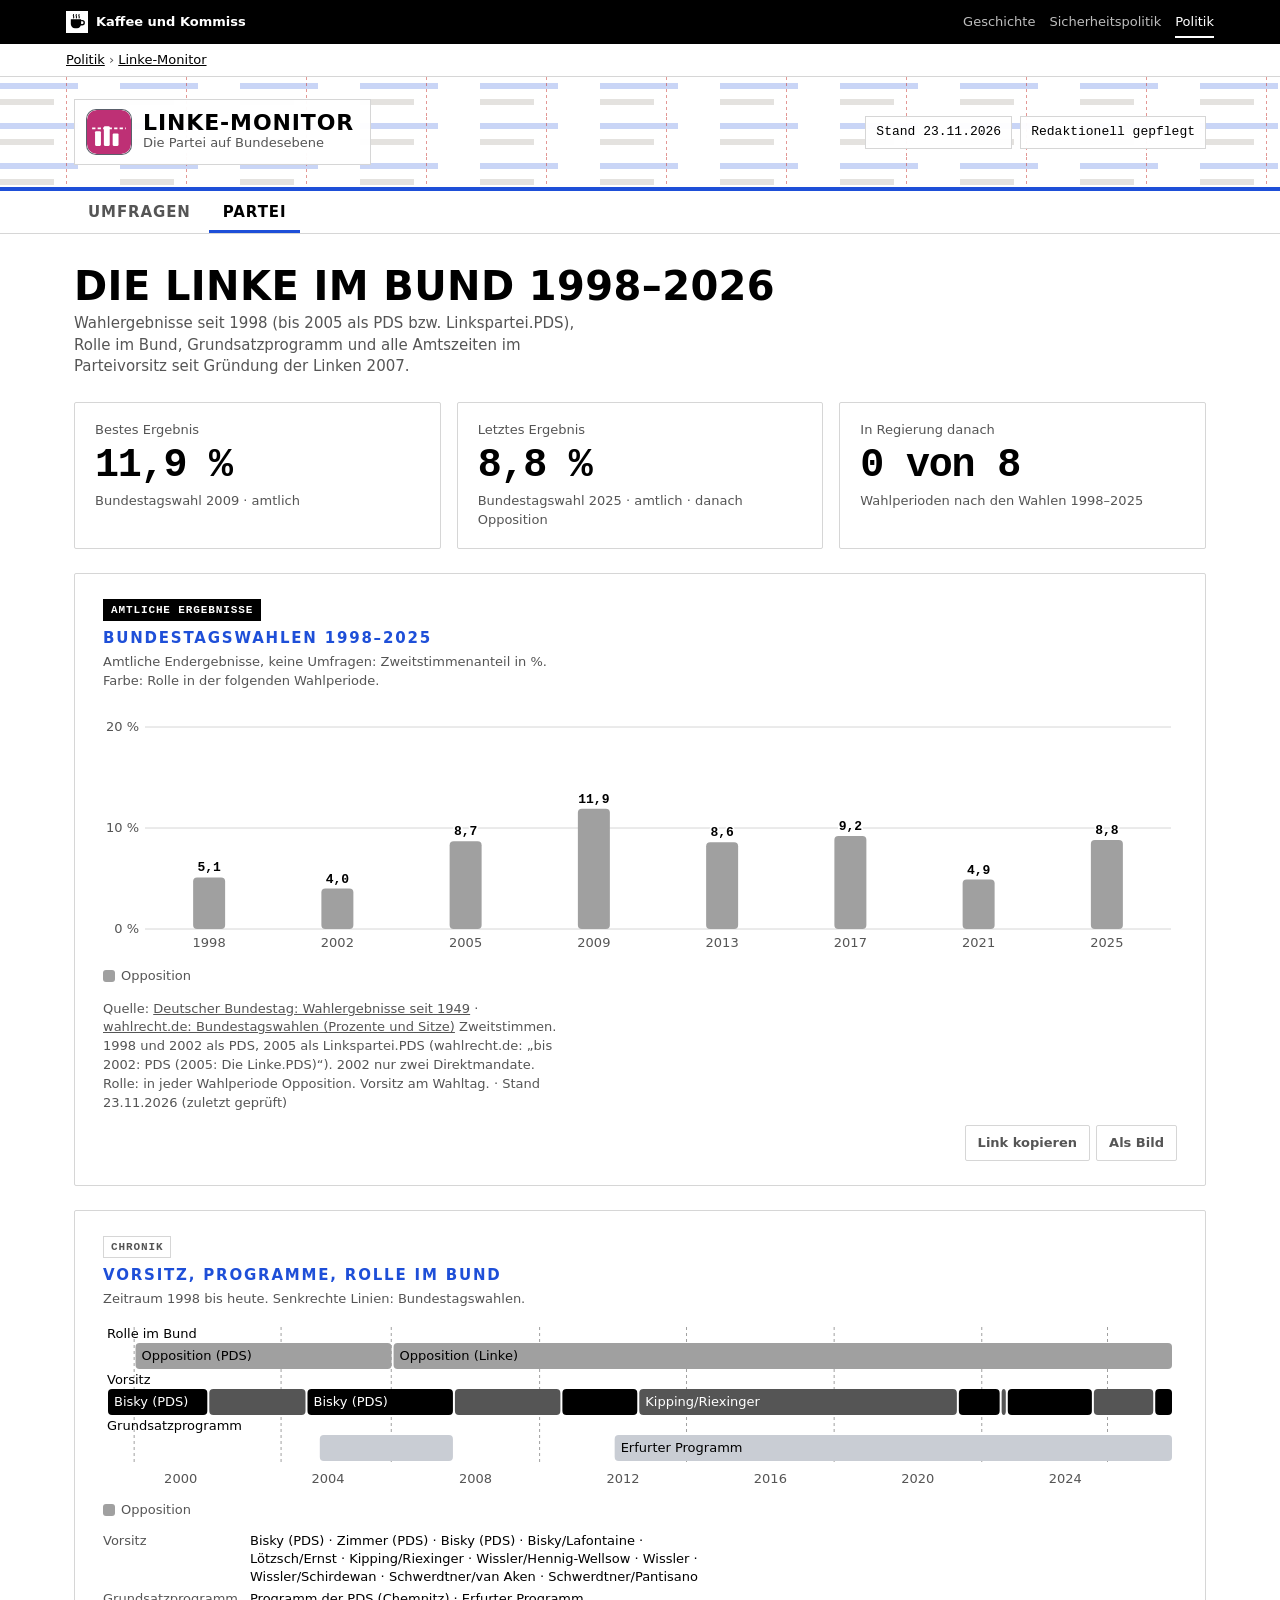
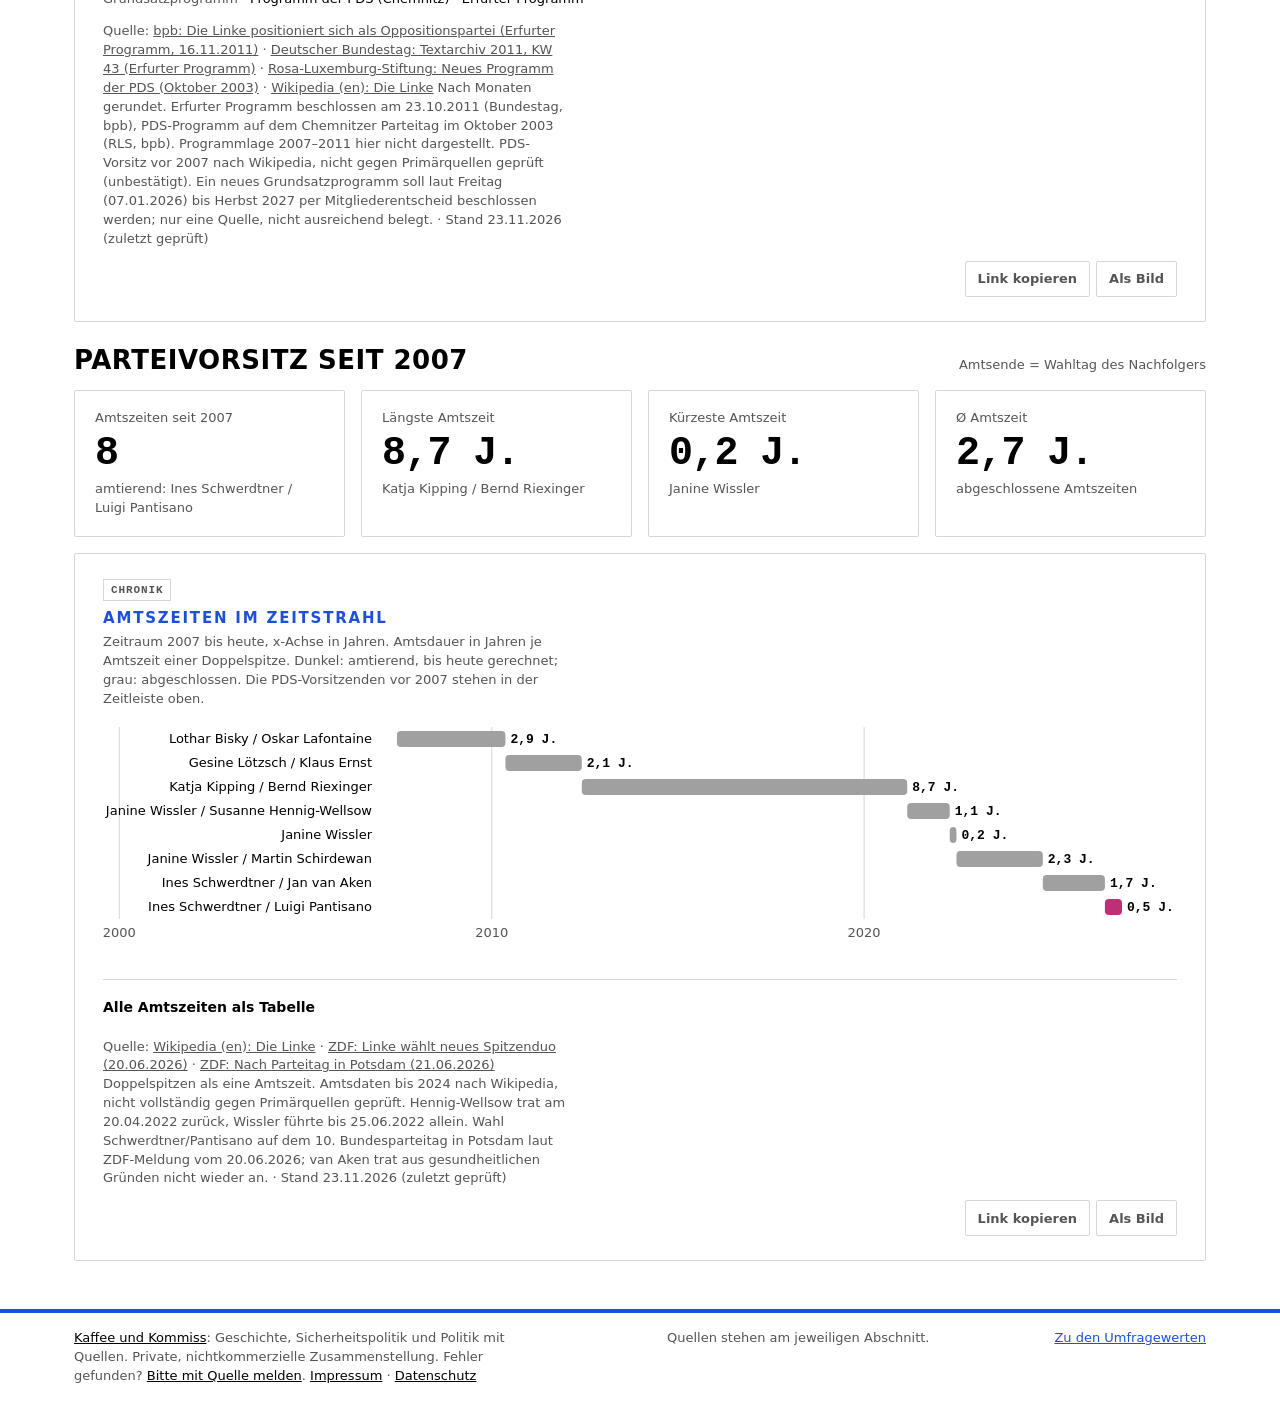
<file: partei.html>
<!doctype html>
<html lang="de" class="kk-b-poli">
<head>
<meta charset="utf-8">
<meta name="viewport" content="width=device-width, initial-scale=1">
<title>Linke-Monitor · Partei</title>
<meta name="description" content="Die Linke und die PDS auf Bundesebene 1998–2026: Wahlergebnisse, Rolle im Bund, Parteivorsitz und Grundsatzprogramm.">
<link rel="canonical" href="https://kaffeeundkommiss.github.io/linke-monitor/partei.html">
<!-- Vorschaukarten für Social Media und Blogs. Bilder erzeugt og/make-og.py (Routine, wöchentlich). -->
<meta property="og:type" content="website">
<meta property="og:site_name" content="Linke-Monitor">
<meta property="og:locale" content="de_DE">
<meta property="og:title" content="Linke-Monitor · Partei">
<meta property="og:description" content="Die Linke und die PDS auf Bundesebene 1998–2026: Wahlergebnisse, Rolle im Bund, Parteivorsitz und Grundsatzprogramm.">
<meta property="og:url" content="https://kaffeeundkommiss.github.io/linke-monitor/partei.html">
<meta property="og:image" content="https://kaffeeundkommiss.github.io/linke-monitor/og/partei.png">
<meta property="og:image:width" content="1200">
<meta property="og:image:height" content="630">
<meta property="og:image:alt" content="Balkendiagramm der Bundestagswahlergebnisse von PDS und Linke seit 1998, gefärbt nach Rolle im Bund">
<meta name="twitter:card" content="summary_large_image">
<meta name="twitter:title" content="Linke-Monitor · Partei">
<meta name="twitter:description" content="Die Linke und die PDS auf Bundesebene 1998–2026: Wahlergebnisse, Rolle im Bund, Parteivorsitz und Grundsatzprogramm.">
<meta name="twitter:image" content="https://kaffeeundkommiss.github.io/linke-monitor/og/partei.png">
<link rel="icon" href="icons/favicon.ico" sizes="32x32">
<link rel="icon" href="icons/favicon.svg" type="image/svg+xml">
<link rel="apple-touch-icon" sizes="180x180" href="icons/apple-touch-icon.png">
<link rel="manifest" href="manifest.webmanifest">
<meta name="theme-color" content="#000000">
<meta name="apple-mobile-web-app-title" content="Linke-Monitor">
<meta name="apple-mobile-web-app-capable" content="yes">
<link rel="stylesheet" href="https://kaffeeundkommiss.github.io/schriften/schriften.css">
<link rel="stylesheet" href="basis.css">
<link rel="stylesheet" href="partei.css?v=2">
<link rel="stylesheet" href="bereich.css?v=3">
</head>
<body>
<div class="kk-leiste"><div class="kk-in">
  <a class="kk-haus" href="https://kaffeeundkommiss.github.io/"><img src="kk-tasse.svg" alt="" width="22" height="22"><span>Kaffee und Kommiss</span></a>
  <nav class="kk-bereiche" aria-label="Bereiche"><a href="https://kaffeeundkommiss.github.io/geschichte/">Geschichte</a><a href="https://kaffeeundkommiss.github.io/sicherheitspolitik/"><span class="kk-lang">Sicherheitspolitik</span><span class="kk-kurz">Sicherheit</span></a><a href="https://kaffeeundkommiss.github.io/politik/" aria-current="true">Politik</a></nav>
</div></div>

<nav class="kk-pfad" aria-label="Pfad"><div class="kk-in"><a href="https://kaffeeundkommiss.github.io/politik/">Politik</a> › <a href="index.html">Linke-Monitor</a></div></nav>
<header class="top">
  <div class="wrap">
    <div class="marke">
      <img src="icons/icon.svg" width="40" height="40" alt="">
      <div>
        <div class="name">Linke-Monitor</div>
        <div class="unter">Die Partei auf Bundesebene</div>
      </div>
    </div>
    <div class="badges">
      <span id="stand">Stand wird geladen …</span>
      <span>Redaktionell gepflegt</span>
    </div>
  </div>
</header>
<nav class="seiten" aria-label="Seiten">
  <div class="wrap">
    <a href="index.html">Umfragen</a>
    <a href="partei.html" aria-current="page">Partei</a>
  </div>
</nav>

<main>
  <section class="einleitung">
    <h1>Die Linke im Bund 1998–2026</h1>
    <p>Wahlergebnisse seit 1998 (bis 2005 als PDS bzw. Linkspartei.PDS), Rolle im Bund, Grundsatzprogramm und alle Amtszeiten im Parteivorsitz seit Gründung der Linken 2007.</p>
  </section>

  <section class="kennzahlen" id="kennzahlen" aria-label="Kennzahlen"></section>

  <section class="karte diagramm" id="bundestagswahlen" aria-labelledby="wahlen-titel" data-teilen="Bundestagswahlen" data-quelle="Bundeswahlleiterin">
    <span class="art amtlich">Amtliche Ergebnisse</span>
    <h2 id="wahlen-titel">Bundestagswahlen</h2>
    <p class="sub">Amtliche Endergebnisse, keine Umfragen: Zweitstimmenanteil in %. Farbe: Rolle in der folgenden Wahlperiode.</p>
    <div class="chart" id="chart-wahlen"></div>
    <div class="legende" id="legende-wahlen"></div>
    <p class="quelle" data-beleg="wahlen"></p>
  </section>


  <section class="karte diagramm" id="zeitleiste" aria-labelledby="zeit-titel" data-teilen="Vorsitz, Programme, Rolle im Bund" data-quelle="bpb, Bundestag, ZDF">
    <span class="art chronik">Chronik</span>
    <h2 id="zeit-titel">Vorsitz, Programme, Rolle im Bund</h2>
    <p class="sub"><span id="zeit-zeitraum"></span>Senkrechte Linien: Bundestagswahlen.</p>
    <div class="chart" id="chart-zeit"></div>
    <div class="legende" id="legende-zeit"></div>
    <dl class="zeit-schluessel" id="schluessel-zeit" hidden></dl>
    <p class="quelle" data-beleg="zeitleiste"></p>
  </section>

  <section class="vorsitz" id="vorsitz" aria-labelledby="vorsitz-titel">
    <div class="kopfzeile">
      <h2 id="vorsitz-titel">Parteivorsitz seit 2007</h2>
      <span class="hint">Amtsende = Wahltag des Nachfolgers</span>
    </div>
    <div class="kennzahlen" id="vorsitz-kennzahlen"></div>
    <div class="karte diagramm" id="vorsitzende" data-teilen="Parteivorsitz" data-quelle="ZDF, Wikipedia">
      <span class="art chronik">Chronik</span>
      <h2 id="vorsitz-chart-titel">Amtszeiten im Zeitstrahl</h2>
      <p class="sub"><span id="vorsitz-zeitraum"></span>Amtsdauer in Jahren je Amtszeit einer Doppelspitze. Dunkel: amtierend, bis heute gerechnet; grau: abgeschlossen. Die PDS-Vorsitzenden vor 2007 stehen in der Zeitleiste oben.</p>
      <div class="chart" id="chart-vorsitz"></div>
      <details class="vtab">
        <summary>Alle Amtszeiten als Tabelle</summary>
        <div class="tabelle">
          <table id="tabelle-vorsitz">
            <thead><tr><th class="zahl">Nr.</th><th>Name</th><th>Beginn</th><th>Ende</th><th class="zahl">Jahre</th></tr></thead>
            <tbody></tbody>
          </table>
        </div>
      </details>
      <p class="quelle" data-beleg="vorsitz"></p>
    </div>
  </section>

</main>

<footer>
  <div class="wrap">
    <p class="kk-satz"><a href="https://kaffeeundkommiss.github.io/">Kaffee und Kommiss</a>: Geschichte, Sicherheitspolitik und Politik mit Quellen. Private, nichtkommerzielle Zusammenstellung. Fehler gefunden? <a href="https://kaffeeundkommiss.github.io/kontakt/">Bitte mit Quelle melden</a>. <a href="https://kaffeeundkommiss.github.io/kontakt/#impressum">Impressum</a> · <a href="https://kaffeeundkommiss.github.io/kontakt/#datenschutz">Datenschutz</a></p>
    <span>Quellen stehen am jeweiligen Abschnitt.</span>
    <span><a href="index.html">Zu den Umfragewerten</a></span>
  </div>
</footer>

<!-- ?v= bei jeder Änderung an monitor-utils.js / partei-utils.js hochzählen (Browser-Cache). -->
<script src="monitor-utils.js?v=3"></script>
<script src="partei-utils.js?v=3"></script>
<script src="teilen.js?v=2"></script>
<script src="partei-seite.js?v=3"></script>
</body>
</html>
</file>
<file: basis.css>
/* Kaffee und Kommiss: gemeinsames Grundsystem aller Bereiche (Variante B, 08.11.2026).
   Original im Repo kaffeeundkommiss/kaffeeundkommiss.github.io, Kopien in den Bereichs-Repos bitte gleich halten.
   Jeder Bereich setzt nur --kk-akzent, --kk-akzent-hell, --kk-kopf, --kk-muster und --kk-markierung. */
:root{
  --kk-grund:#F3F0E8; --kk-papier:#FFFDF8; --kk-tinte:#23211C; --kk-grau:#625B4E; --kk-linie:#DAD2C2;
  --kk-schild:rgba(255,253,248,.95); --kk-dimm:transparent;
  --kk-leiste:#000000; --kk-leiste-ink:#FFFFFF; --kk-leiste-mute:#BDBDBD;
  --kk-titel:"Barlow Condensed","Arial Narrow",system-ui,sans-serif;
  --kk-text:"IBM Plex Sans",system-ui,-apple-system,"Segoe UI",sans-serif;
  --kk-mono:"IBM Plex Mono",ui-monospace,"SF Mono",Menlo,monospace;
  --kk-max:960px;
  --kk-akzent:#2C281F; --kk-akzent-hell:#EEE6D6; --kk-kopf:#E9E2D3; --kk-muster:none; --kk-markierung:#CBB18C;
}
@media (prefers-color-scheme: dark){
  :root:not([data-theme="light"]){
    --kk-grund:#1D1B16; --kk-papier:#26231C; --kk-tinte:#ECE5D6; --kk-grau:#B3A891; --kk-linie:#3B362B;
    --kk-schild:rgba(38,35,28,.95); --kk-dimm:rgba(20,18,14,.5); --kk-leiste:#000000;
    --kk-akzent:#CBB18C; --kk-akzent-hell:#3A3427; --kk-kopf:#2E2A22;
  }
}
:root[data-theme="dark"]{
  --kk-grund:#1D1B16; --kk-papier:#26231C; --kk-tinte:#ECE5D6; --kk-grau:#B3A891; --kk-linie:#3B362B;
  --kk-schild:rgba(38,35,28,.95); --kk-dimm:rgba(20,18,14,.5); --kk-leiste:#000000;
  --kk-akzent:#CBB18C; --kk-akzent-hell:#3A3427; --kk-kopf:#2E2A22;
}

/* Leiste ganz oben: Rückweg zur Startseite und Wechsel zwischen den Bereichen.
   Seit 10.11.2026 auf allen Seiten fest Schwarz-Weiß (schwarze Tasse auf Weiß), unabhängig von Bereich und Modus. */
.kk-leiste{background:#000;color:#fff;font:500 13px/1.2 var(--kk-text)}
.kk-leiste .kk-in{max-width:var(--kk-max);margin:0 auto;padding:6px max(16px,env(safe-area-inset-right,0px)) 6px max(16px,env(safe-area-inset-left,0px));
  display:flex;align-items:center;justify-content:space-between;gap:12px}
.kk-haus{display:inline-flex;align-items:center;gap:8px;color:inherit;text-decoration:none;font-weight:600;white-space:nowrap;min-height:32px}
.kk-haus img{width:22px;height:22px;flex:none}
.kk-bereiche{display:flex;gap:14px}
.kk-bereiche a{color:#BDBDBD;text-decoration:none;white-space:nowrap;padding:8px 0 6px;border-bottom:2px solid transparent}
.kk-bereiche a:hover{color:#fff}
.kk-bereiche a[aria-current]{color:#fff;border-bottom-color:#fff}
.kk-leiste a:focus-visible{outline:2px solid #fff;outline-offset:2px}
.kk-kurz{display:none}
@media (max-width:520px){ .kk-lang{display:none} .kk-kurz{display:inline} .kk-bereiche{gap:12px} }
@media (max-width:360px){ .kk-haus span{display:none} }

/* Kopfband mit Bereichsmuster und Schild */
.kk-kopf{background:linear-gradient(var(--kk-dimm),var(--kk-dimm)),var(--kk-muster),var(--kk-kopf);border-bottom:4px solid var(--kk-akzent)}
.kk-schild{display:inline-flex;align-items:center;gap:12px;background:var(--kk-schild);padding:10px 16px 10px 12px;border:1px solid var(--kk-linie);color:var(--kk-tinte);text-decoration:none}
.kk-name{font:700 22px/1.05 var(--kk-titel);text-transform:uppercase;letter-spacing:.04em}
.kk-unter{font:400 13px/1.35 var(--kk-text);color:var(--kk-grau)}
/* Handy: Kopfband flacher, damit Hauptinhalt früher sichtbar ist (Arbeitspaket 3, 22.11.2026).
   Gilt für beide Kopfbauarten (.kk-kopf und header.top). :root:root hebt die Spezifität über die
   seiteneigenen Regeln in style.css/bereich.css, die nach basis.css geladen werden. Desktop unverändert. */
@media (max-width:640px){
  :root:root .kk-kopf .kk-in,:root:root .kk-kopf .wrap,:root:root header.top>.wrap{padding-top:12px;padding-bottom:12px;row-gap:8px}
  :root:root .kk-schild,:root:root header.top .marke{padding:7px 12px 7px 10px}
}

/* Fuß */
.kk-fuss{border-top:4px solid var(--kk-akzent);background:var(--kk-papier);color:var(--kk-grau);font:400 13px/1.5 var(--kk-text)}
.kk-fuss .kk-in{max-width:var(--kk-max);margin:0 auto;padding:14px 16px 28px}
.kk-fuss p{margin:4px 0}
.kk-fuss a{color:var(--kk-tinte)}

/* Bereiche: Akzentfarbe, Kopfmuster, Markierung in der Leiste. Klasse am <html>-Element. */
.kk-b-gesch{--kk-akzent:#AD281D;--kk-akzent-hell:#F3DEDA;--kk-kopf:#E4E6E0;--kk-markierung:#E4533F;--kk-muster:url("data:image/svg+xml,%3Csvg xmlns='http://www.w3.org/2000/svg' width='48' height='48'%3E%3Cpath d='M0 .5H48M.5 0V48' stroke='%23AD281D' stroke-opacity='.25'/%3E%3Cpath d='M0 24.5H48M24.5 0V48' stroke='%23787060' stroke-opacity='.14'/%3E%3C/svg%3E")}
.kk-b-sipo{--kk-akzent:#4C5233;--kk-akzent-hell:#E4E5D6;--kk-kopf:#CBB18C;--kk-markierung:#A4AE7A;--kk-muster:url("tarn.svg")}
.kk-b-poli{--kk-akzent:#1E4FD8;--kk-akzent-hell:#E3EAFB;--kk-kopf:#ECEEF3;--kk-markierung:#7C9BF0;--kk-muster:url("data:image/svg+xml,%3Csvg xmlns='http://www.w3.org/2000/svg' width='120' height='40'%3E%3Crect y='6' width='78' height='6' fill='%231E4FD8' fill-opacity='.24'/%3E%3Crect y='22' width='54' height='6' fill='%23787060' fill-opacity='.2'/%3E%3Cpath d='M66.5 0V40' stroke='%23C8322B' stroke-opacity='.5' stroke-dasharray='3 3'/%3E%3C/svg%3E")}
@media (prefers-color-scheme: dark){
  :root.kk-b-gesch:not([data-theme="light"]),:root:not([data-theme="light"]) .kk-b-gesch{--kk-akzent:#E4533F;--kk-akzent-hell:#3D2420;--kk-kopf:#24221D;--kk-markierung:#E4533F}
  :root.kk-b-sipo:not([data-theme="light"]),:root:not([data-theme="light"]) .kk-b-sipo{--kk-akzent:#A4AE7A;--kk-akzent-hell:#2F3324;--kk-kopf:#CBB18C;--kk-markierung:#A4AE7A}
  :root.kk-b-poli:not([data-theme="light"]),:root:not([data-theme="light"]) .kk-b-poli{--kk-akzent:#7C9BF0;--kk-akzent-hell:#1F2740;--kk-kopf:#22242A;--kk-markierung:#7C9BF0}
}
:root[data-theme="dark"].kk-b-gesch,:root[data-theme="dark"] .kk-b-gesch{--kk-akzent:#E4533F;--kk-akzent-hell:#3D2420;--kk-kopf:#24221D;--kk-markierung:#E4533F}
:root[data-theme="dark"].kk-b-sipo,:root[data-theme="dark"] .kk-b-sipo{--kk-akzent:#A4AE7A;--kk-akzent-hell:#2F3324;--kk-kopf:#CBB18C;--kk-markierung:#A4AE7A}
:root[data-theme="dark"].kk-b-poli,:root[data-theme="dark"] .kk-b-poli{--kk-akzent:#7C9BF0;--kk-akzent-hell:#1F2740;--kk-kopf:#22242A;--kk-markierung:#7C9BF0}

/* Lesefluss: Zeilenlänge für Fließtext begrenzen. 36em ergibt etwa 70–75 Zeichen je Zeile (Startwert).
   :where() hat keine Spezifität, seiteneigene max-width-Regeln gehen daher immer vor. */
:where(p,dd){max-width:36em}
:where(.srcs,.srclist)>li{max-width:40em}
/* Kurze Übergänge für Links und Schaltflächen, abgeschaltet bei „Bewegung reduzieren“ */
:where(a,button,summary){transition:color .15s ease,background-color .15s ease,border-color .15s ease,text-decoration-color .15s ease,opacity .15s ease}
@media (prefers-reduced-motion:reduce){:where(a,button,summary){transition:none}}

/* Pfad zur Themenübersicht unter der Leiste */
.kk-pfad{background:var(--kk-papier);border-bottom:1px solid var(--kk-linie);font:500 13px/1.4 var(--kk-text);color:var(--kk-grau)}
.kk-pfad .kk-in{max-width:var(--kk-max);margin:0 auto;padding:7px max(16px,env(safe-area-inset-right,0px)) 7px max(16px,env(safe-area-inset-left,0px))}
.kk-pfad a{color:var(--kk-tinte)}
.kk-pfad [aria-current]{color:var(--kk-grau)}
</file>
<file: bereich.css>
/* Bereichsnote Politik im Grundsystem Kaffee und Kommiss (basis.css): Blau, Umfragebalken im Kopfband, gelbes Signet.
   Schwarz, Weiß und neutrale Grautöne ohne Farbstich (17.11.2026); Farbe tragen nur Daten, Akzent und Signet.
   Überschreibt Grundfarben, Kopf, Navigation, Fuß und Ecken von index.html und partei.html.
   Die Seite hat keinen Dunkelmodus, deshalb bleibt auch das Grundsystem hell. */
:root.kk-b-poli { --kk-max: 1180px;
  --bg: #FFFFFF; --paper: #FFFFFF; --ink: #000000; --mute: #555555; --line: #D6D6D6; --rail: #ECECEC; --hair: #EEEEEE;
  --keine-bg: #EEEEEE; --keine-fg: #555555; --r: 2px;
  /* weiß wie Startseite und Politik-Übersicht (10.11.2026) */
  --kk-grund: #FFFFFF; --kk-papier: #FFFFFF; --kk-tinte: #000000; --kk-grau: #555555; --kk-linie: #D6D6D6;
  --kk-schild: rgba(255,255,255,.96); --kk-kopf: #FFFFFF }
@media (prefers-color-scheme: dark) { :root.kk-b-poli:not([data-theme="light"]) {
  --kk-grund: #FFFFFF; --kk-papier: #FFFFFF; --kk-tinte: #000000; --kk-grau: #555555; --kk-linie: #D6D6D6;
  --kk-schild: rgba(255,255,255,.96); --kk-dimm: transparent; --kk-leiste: #000000;
  --kk-akzent: #1E4FD8; --kk-akzent-hell: #E3EAFB; --kk-kopf: #FFFFFF; --kk-markierung: #7C9BF0; color-scheme: light } }

/* Kopf: Kopfband mit Umfragebalken statt dunklem Balken */
.kk-b-poli header.top { background: linear-gradient(var(--kk-dimm), var(--kk-dimm)), var(--kk-muster), var(--kk-kopf);
  color: var(--kk-tinte); border-bottom: 4px solid var(--kk-akzent) }
.kk-b-poli header.top .wrap { padding-top: 22px; padding-bottom: 22px }
.kk-b-poli .marke { background: var(--kk-schild); border: 1px solid var(--kk-linie); padding: 10px 16px 10px 12px; gap: 12px }
.kk-b-poli .marke img { width: 44px; height: 44px }
.kk-b-poli .marke .name { font: 700 22px/1.05 var(--kk-titel); text-transform: uppercase; letter-spacing: .04em }
.kk-b-poli .marke .unter { color: var(--kk-grau) }
.kk-b-poli .badges span { background: var(--kk-schild); border-color: var(--kk-linie); border-radius: 0 }
.kk-b-poli .badge-knopf { background: var(--kk-schild); border-color: var(--kk-akzent); color: var(--kk-akzent); border-radius: 0 }
.kk-b-poli .badge-knopf:hover { background: var(--kk-akzent); color: #fff }

/* Seitennavigation wie in den anderen Bereichen: helle Leiste, Versalien, Akzentstrich */
.kk-b-poli nav.seiten { background: var(--paper); border-top: 0; border-bottom: 1px solid var(--line) }
.kk-b-poli nav.seiten a { color: var(--mute); font: 600 15px/1.2 var(--kk-titel); text-transform: uppercase; letter-spacing: .06em; padding: 12px 14px 9px }
.kk-b-poli nav.seiten a:hover { color: var(--ink) }
.kk-b-poli nav.seiten a[aria-current="page"] { color: var(--ink); border-bottom-color: var(--kk-akzent) }
.kk-b-poli nav.seiten a:focus-visible { outline-color: var(--kk-akzent) }

/* Überschriften in der Titelschrift */
.kk-b-poli main h2 { font: 700 26px/1.1 var(--kk-titel); text-transform: uppercase; letter-spacing: .02em }
.kk-b-poli .einleitung h1 { font: 700 clamp(30px, 5vw, 40px)/1.02 var(--kk-titel); text-transform: uppercase; letter-spacing: .01em }
.kk-b-poli .ueberschrift, .kk-b-poli .diagramm h2 { font: 600 15px/1.2 var(--kk-titel); letter-spacing: .12em; text-transform: uppercase; color: var(--kk-akzent) }

/* Eckige Formen wie im Grundsystem */
.kk-b-poli .karte, .kk-b-poli .kennzahlen > div, .kk-b-poli .chip, .kk-b-poli .momentaufnahme,
.kk-b-poli details.insts > summary, .kk-b-poli button, .kk-b-poli .kachel { border-radius: 2px }

/* Fuß: gemeinsamer Abschluss mit Akzentlinie */
.kk-b-poli footer { margin-top: 40px; background: var(--paper); border-top: 4px solid var(--kk-akzent) }
.kk-b-poli footer .wrap { border-top: 0; padding: 16px 24px 28px }
.kk-b-poli footer .kk-satz { flex-basis: 100%; margin: 0; color: var(--mute) }
.kk-b-poli footer .kk-satz a { color: var(--ink) }
@media (max-width: 599px) { .kk-b-poli footer .wrap { padding-left: 16px; padding-right: 16px } }

/* Monitorname ist auf der Umfrageseite die Hauptüberschrift (h1) */
.marke h1.name { margin: 0 }

/* Kennzeichen über Diagrammen (22.11.2026): Umfrage, amtliches Ergebnis oder Chronik.
   Als Text, nicht nur als Farbe, damit es auch in Graustufen und auf Screenshots eindeutig ist.
   Umfragen gestrichelt (Schätzung), amtliche Ergebnisse vollflächig (festgestellt). */
.art { display: inline-block; margin: 0 0 8px; padding: 3px 7px; font: 600 11px/1.3 var(--mono, monospace);
  letter-spacing: .08em; text-transform: uppercase; border: 1px solid; border-radius: 0; white-space: nowrap }
.art.umfrage { color: var(--kk-akzent, #1E4FD8); border-style: dashed; background: #FFFFFF }
.art.amtlich { color: #FFFFFF; background: #000000; border-color: #000000 }
.art.chronik { color: #555555; border-color: #D6D6D6; background: #FFFFFF }
</file>
<file: partei.css>
/* Gestaltung von partei.html. */
  /* Farben und Schrift wie index.html. Rollen: Regierung = --partei, Opposition = --opp,
     nicht im Bundestag = --huerde. */
  :root{
    --bg:#F5F6F2; --paper:#FFFFFF; --ink:#171A21; --mute:#5E6470; --line:#E3E5DE;
    --rail:#EEF0EA; --hair:#F0F1EC;
    --ueber:#1E4FD8; --partei:#BE3075; --huerde:#7A1E14; --opp:#A0A0A0;
    --body:"IBM Plex Sans",system-ui,sans-serif;
    --mono:"IBM Plex Mono",ui-monospace,monospace;
    --max:1180px; --r:14px;
  }
  *{box-sizing:border-box}
  html{-webkit-text-size-adjust:100%}
  body{margin:0;background:var(--bg);color:var(--ink);font-family:var(--body);font-size:15px;line-height:1.45}
  a{color:var(--ueber)} a:hover{color:#163BA3}
  .wrap{max-width:var(--max);margin:0 auto;padding:0 24px}
  h2{margin:0;font-size:22px;font-weight:700;letter-spacing:-.01em}

  /* ---------- Kopf (wie index.html) ---------- */
  header.top{background:var(--ink);color:#F5F6F2}
  header.top .wrap{display:flex;flex-wrap:wrap;align-items:center;justify-content:space-between;gap:16px;padding-top:18px;padding-bottom:18px}
  .marke{display:flex;align-items:center;gap:14px}
  .marke img{width:40px;height:40px;display:block;border-radius:9px;box-shadow:0 0 0 1px #5A606B}
  .marke .name{font-weight:700;font-size:20px;letter-spacing:-.01em}
  .marke .unter{font-size:13px;color:#B9BDC6}
  .badges{display:flex;flex-wrap:wrap;gap:8px;font-family:var(--mono);font-size:13px}
  .badges span{padding:6px 10px;border:1px solid #3A3F4B;border-radius:6px;white-space:nowrap}
  nav.seiten{background:var(--ink);border-top:1px solid #2A2E38}
  nav.seiten .wrap{display:flex;gap:4px}
  nav.seiten a{color:#B9BDC6;text-decoration:none;font-weight:600;font-size:14px;padding:12px 14px;border-bottom:3px solid transparent}
  nav.seiten a:hover{color:#F5F6F2}
  nav.seiten a[aria-current="page"]{color:#F5F6F2;border-bottom-color:#F5F6F2}
  nav.seiten a:focus-visible{outline:2px solid #F5F6F2;outline-offset:-2px}

  main{max-width:var(--max);margin:0 auto;padding:32px 24px 8px;display:flex;flex-direction:column;gap:24px}
  .karte{background:var(--paper);border:1px solid var(--line);border-radius:var(--r)}
  .einleitung h1{margin:0;font-size:28px;font-weight:700;letter-spacing:-.015em}
  .einleitung p{margin:6px 0 0;color:var(--mute);max-width:36em}

  .kennzahlen{display:grid;grid-template-columns:repeat(auto-fit,minmax(200px,1fr));gap:16px}
  .kennzahlen .karte{padding:18px 20px}
  .kennzahlen .lbl{font-size:13px;color:var(--mute)}
  .kennzahlen .num{font-family:var(--mono);font-weight:600;font-size:40px;letter-spacing:-.03em;line-height:1.1;margin-top:4px}
  .kennzahlen .num.rot{color:var(--huerde)}
  .kennzahlen .sub{font-size:13px;color:var(--mute);margin-top:4px}

  .diagramm{padding:24px 28px;min-width:0}
  .diagramm h2{font-size:15px;font-weight:600;text-transform:uppercase;letter-spacing:.06em;color:var(--mute)}
  .diagramm .sub{margin:6px 0 14px;font-size:13px;color:var(--mute);max-width:36em}
  .chart{position:relative;min-height:240px}
  .chart svg{display:block;width:100%;height:auto;overflow:visible}
  .chart text{font-family:var(--body);font-size:13px;fill:var(--mute)}
  .chart text.stark{fill:var(--ink);font-weight:500}
  .chart text.wert{font-family:var(--mono);font-weight:600;fill:var(--ink)}
  /* Werte über Linien freistellen, wie .fv-frei auf der Umfrageseite */
  .chart text.frei{paint-order:stroke fill;stroke:var(--paper);stroke-width:3.5px;stroke-linejoin:round}
  .legende{display:flex;flex-wrap:wrap;gap:6px 16px;margin-top:12px;font-size:13px;color:var(--mute)}
  .legende span{display:inline-flex;align-items:center;gap:6px}
  .legende i{width:12px;height:12px;border-radius:3px;display:inline-block}

  #chart-zeit{min-height:0}
  /* Schlüssel unter der Zeitleiste: nennt, was in zu schmalen Balken nicht beschriftet ist */
  .zeit-schluessel{margin:12px 0 0;display:grid;grid-template-columns:auto 1fr;gap:4px 12px;font-size:13px;line-height:1.4}
  .zeit-schluessel dt{color:var(--mute)}
  .zeit-schluessel dd{margin:0}

  .tip{position:absolute;pointer-events:none;display:none;z-index:2;max-width:280px;
    background:var(--paper);border:1px solid var(--line);border-radius:8px;
    padding:8px 10px;font-size:13px;line-height:1.45;box-shadow:0 4px 14px rgba(23,26,33,.16)}
  .tip .k{font-family:var(--mono);color:var(--mute);margin-bottom:2px}
  .tip .m{font-weight:600}

  .kopfzeile{display:flex;justify-content:space-between;align-items:baseline;flex-wrap:wrap;gap:8px}
  .kopfzeile .hint{font-size:13px;color:var(--mute)}
  .vorsitz{display:flex;flex-direction:column;gap:16px}
  details.vtab{margin-top:16px;border-top:1px solid var(--line);padding-top:12px}
  details.vtab>summary{cursor:pointer;font-size:14px;font-weight:600;min-height:32px;display:flex;align-items:center}
  details.vtab>summary:focus-visible{outline:2px solid var(--ueber);outline-offset:2px}
  .tabelle{overflow-x:auto;margin-top:8px}
  .tabelle table{width:100%;border-collapse:collapse;font-size:14px;min-width:420px}
  .tabelle th{text-align:left;padding:8px 12px;font-size:13px;font-weight:600;text-transform:uppercase;letter-spacing:.05em;color:var(--mute)}
  .tabelle td{padding:8px 12px;border-top:1px solid var(--hair)}
  .tabelle td.zahl,.tabelle th.zahl{text-align:right;font-family:var(--mono)}
  .tabelle td.datum{font-family:var(--mono);color:var(--mute)}
  .tabelle tr.laufend td{font-weight:600}
  .quelle{margin:14px 0 0;font-size:13px;color:var(--mute)}
  .quelle a{color:var(--mute)}
  .fehler{padding:20px;font-size:14px;color:#8A1C12;background:#FDECEA;border-radius:var(--r)}

  footer{margin-top:40px}
  footer .wrap{border-top:1px solid var(--line);padding:20px 0 48px;display:flex;flex-wrap:wrap;justify-content:space-between;gap:12px;font-size:13px;color:var(--mute)}

  @media(max-width:599px){
    .wrap,main{padding-left:16px;padding-right:16px}
    main{padding-top:20px}
    .einleitung h1{font-size:24px}
    .diagramm{padding:18px 16px}
    .kennzahlen{grid-template-columns:repeat(2,minmax(0,1fr));gap:10px}
    .kennzahlen .karte{padding:14px}
    .kennzahlen .num{font-size:26px}
    .zeit-schluessel{grid-template-columns:1fr;gap:0}
    .zeit-schluessel dd{margin-bottom:8px}
  }
</file>
